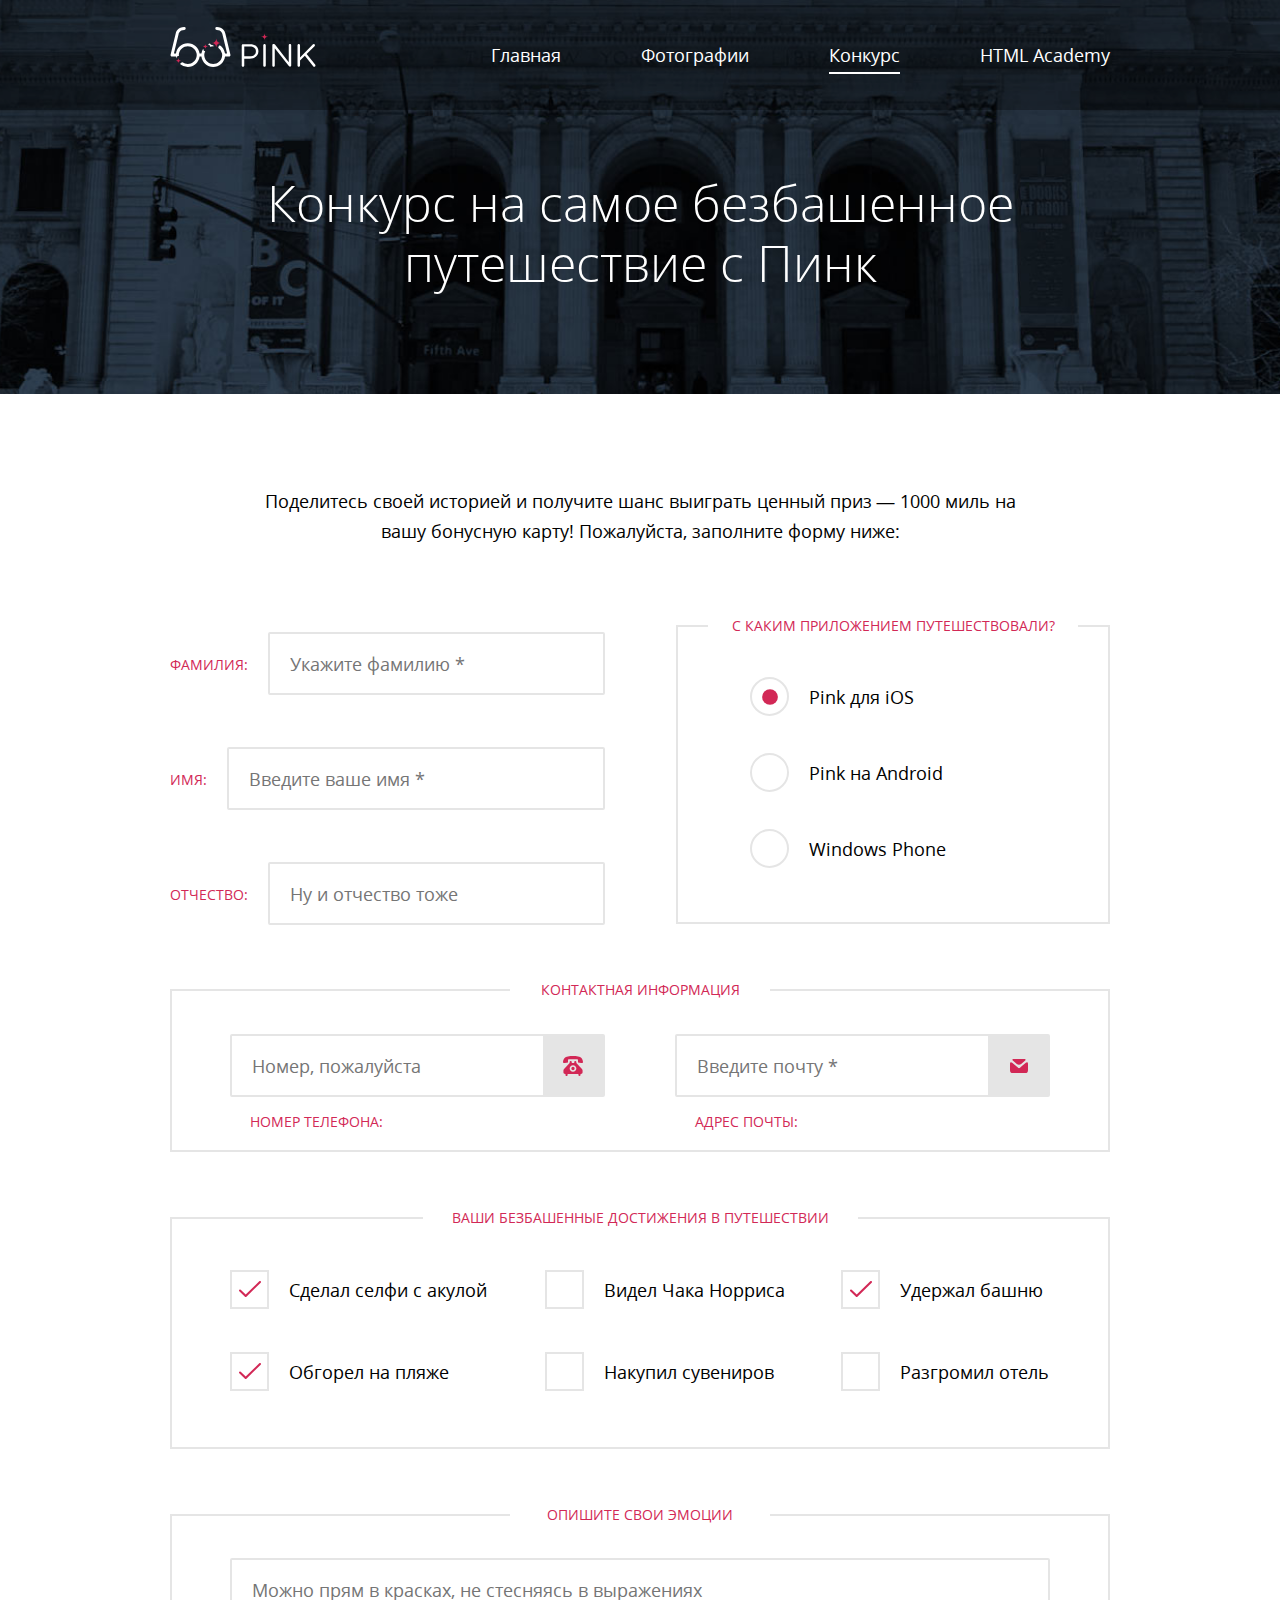
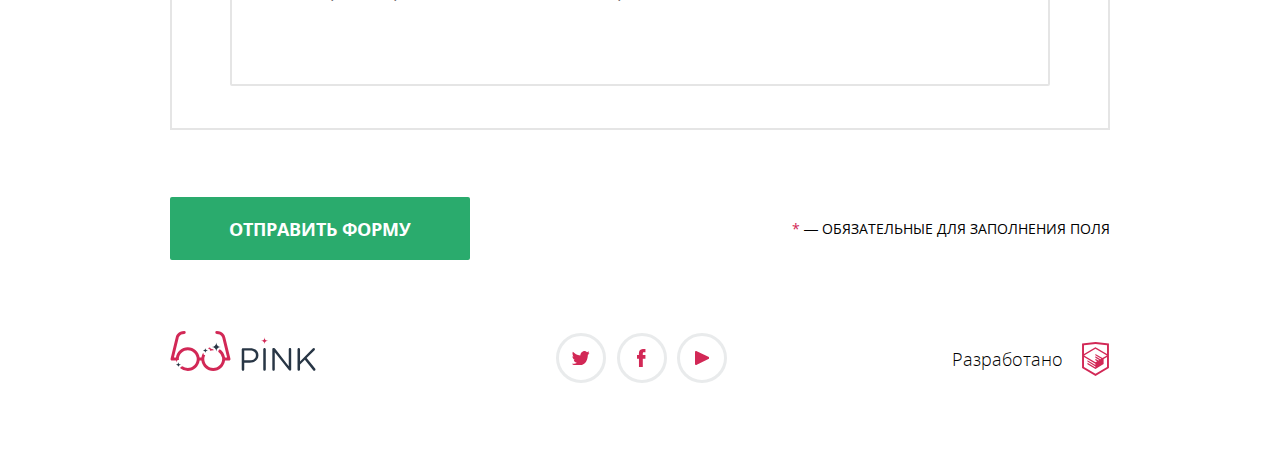
<file: form.html>
<!DOCTYPE html>
<html lang="ru">
  <head>
    <meta charset="utf-8">
    <title>HTML Academy: Пинк</title>
    <meta name="viewport" content="width=device-width,initial-scale=1">
    <meta name="format-detection" content="telephone=no">
    <link href="css/style.min.css" rel="stylesheet">
  </head>
  <body>
    <div style="display: none">
      <svg xmlns="http://www.w3.org/2000/svg"><symbol id="icon-editor-contrast" viewbox="-35.422 -7.96 31.92 31.92"><path d="M-19.462-3.96c6.595 0 11.96 5.365 11.96 11.96s-5.365 11.96-11.96 11.96-11.96-5.365-11.96-11.96 5.365-11.96 11.96-11.96m0-4c-8.814 0-15.96 7.145-15.96 15.96 0 8.813 7.146 15.96 15.96 15.96S-3.502 16.813-3.502 8c0-8.815-7.146-15.96-15.96-15.96z"></path><path d="M-19.462 16.331a8.519 8.519 0 0 0 8.52-8.52 8.518 8.518 0 0 0-8.52-8.519"></path></symbol><symbol id="icon-editor-crop" viewbox="0 0 48 48"><path fill="none" d="M0 0h48v48H0V0z"></path><path d="M34 30h4V14c0-2.21-1.79-4-4-4H18v4h16v16zm-20 4V2h-4v8H2v4h8v20c0 2.21 1.79 4 4 4h20v8h4v-8h8v-4H14z"></path></symbol><symbol id="icon-editor-diagram-fill" viewbox="22.5 69.048 253 253"><path fill="#d22856" d="M149 69.048c-69.864 0-126.5 56.636-126.5 126.5s56.636 126.5 126.5 126.5 126.5-56.636 126.5-126.5c0-69.863-56.636-126.5-126.5-126.5zm0 237.216c-60.844 0-110.167-49.323-110.167-110.167S88.156 85.93 149 85.93c60.843 0 110.167 49.323 110.167 110.167S209.843 306.264 149 306.264z"></path></symbol><symbol id="icon-editor-fill" viewbox="0 0 48 48"><path fill="none" d="M0 0h48v48H0V0z"></path><path d="M33.12 17.88L15.24 0l-2.83 2.83 4.76 4.76L6.88 17.88a3 3 0 0 0 0 4.24l11 11c.58.59 1.35.88 2.12.88s1.54-.29 2.12-.88l11-11a3 3 0 0 0 0-4.24zM10.41 20L20 10.42 29.59 20H10.41zM38 23s-4 4.33-4 7c0 2.21 1.79 4 4 4s4-1.79 4-4c0-2.67-4-7-4-7zM0 40h48v3H0z"></path></symbol><symbol id="icon-facebook" viewbox="0 0 8.673 18.944"><path d="M6.275 3.357h2.398V0H5.795C2.656.181 1.54 2.387 1.948 6.115H0v3.517h1.958v9.312h3.837V9.632h2.857V6.115H5.786c-.021-1.045-.036-2.406.489-2.758z"></path></symbol><symbol id="icon-heart" viewbox="521.939 473.064 12.545 11.99"><path fill="#D22856" d="M528.174 485.055a.737.737 0 0 1-.552-.249c-3.798-4.324-4.644-5.298-4.858-5.572h-.004a3.866 3.866 0 0 1-.821-2.373 3.803 3.803 0 0 1 3.799-3.799c.934 0 1.804.32 2.484.898a3.847 3.847 0 0 1 2.463-.898 3.803 3.803 0 0 1 3.799 3.799c0 .909-.318 1.754-.896 2.381l-4.86 5.561a.735.735 0 0 1-.554.252zm-4.245-6.706c.208.255 2.471 2.839 4.243 4.858l4.323-4.944c.34-.369.52-.86.52-1.399a2.333 2.333 0 0 0-2.33-2.331c-.729 0-1.421.344-1.9.943a.76.76 0 0 1-.585.275.727.727 0 0 1-.575-.294 2.333 2.333 0 0 0-1.887-.925 2.333 2.333 0 0 0-2.33 2.331c0 .678.275 1.171.507 1.467l.014.019z"></path></symbol><symbol id="icon-htmlacademy" viewbox="0 0 26.943 34.09"><path d="M13.62.017L13.472 0 0 1.412v24.661l13.472 8.017 13.43-7.99.042-.026V1.412L13.62.017zm11.399 12.11L13.495 5.334l-.001-.104-.087.05-.088-.056v.109L1.925 12.118V3.147l11.547-1.212 11.547 1.212v8.98zm-11.614-5.34L24.923 13.5l-4.479 2.64-7.093-4.221-.013 1.415 5.904 3.513-.86.507-5.031-2.992-.013 1.415 3.827 2.275-.782.523-3.032-1.787-.013 1.413 1.852 1.091-1.8 1.081-11.356-6.751 11.371-6.835zm-11.48 8.34l11.411 6.791.015 1.044-7.941-4.728-.015 1.416 7.979 4.796.017 1.076-7.972-4.741-.013 1.415 8.021 4.821.045.026 8.143-4.872v-1.268l-.011-.148v-3.761l3.415-2.036v10.02L13.472 31.85 1.925 24.979v-9.852z"></path></symbol><symbol id="icon-input-checkbox" viewbox="-82.357 4.875 21.698 16.09"><path fill="#D22856" d="M-60.953 5.167a.999.999 0 0 0-1.414 0L-75.75 18.551l-4.9-4.9a.999.999 0 1 0-1.414 1.414l5.607 5.607a.997.997 0 0 0 1.414 0l14.09-14c.391-.481.391-1.114 0-1.505z"></path></symbol><symbol id="icon-mail" viewbox="0 0 17.988 13.966"><path fill="#D22856" d="M14.914 1.814C16.111.816 15.816 0 14.257 0H3.731c-1.56 0-1.854.816-.657 1.814l3.742 3.118c1.197.998 3.158.998 4.355 0l3.743-3.118z"></path><path fill="#D22856" d="M11.913 7.044A209.809 209.809 0 0 1 9.695 8.88l-.02.013a1.048 1.048 0 0 1-.235.136c-.033.015-.066.034-.1.048a1.18 1.18 0 0 1-.335.059l-.01.001h-.002l-.01-.001a1.216 1.216 0 0 1-.335-.059c-.034-.014-.068-.033-.1-.048a1.07 1.07 0 0 1-.235-.136l-.02-.013c-.022-.012-1.02-.838-2.218-1.836L2.178 3.796C.979 2.798 0 3.257 0 4.816v6.315a2.842 2.842 0 0 0 2.835 2.835h12.318a2.842 2.842 0 0 0 2.835-2.835V4.816c0-1.559-.979-2.018-2.178-1.02l-3.897 3.248z"></path></symbol><symbol id="icon-map-marker" viewbox="0 0 35.983 35.983"><circle fill="#FFF" cx="17.991" cy="17.991" r="17.991"></circle><circle fill="#D22856" cx="17.991" cy="17.991" r="7.866"></circle></symbol><symbol id="icon-menu-burger" viewbox="0 0 49.945 24.007"><path fill="#FFF" d="M1.137 0C.51 0 0 .428 0 1.01v1.981c0 .558.494 1.01 1.139 1.01H48.81c.628 0 1.138-.428 1.138-1.01V1.01c0-.558-.494-1.01-1.138-1.01H1.137zm0 10.003c-.627 0-1.137.428-1.137 1.01v1.98c0 .557.494 1.01 1.139 1.01H48.81c.628 0 1.138-.428 1.138-1.01v-1.98c0-.558-.494-1.01-1.138-1.01H1.137zm0 10.002C.51 20.005 0 20.434 0 21.016v1.981c0 .557.494 1.01 1.139 1.01H48.81c.628 0 1.138-.428 1.138-1.01v-1.981c0-.558-.494-1.011-1.138-1.011H1.137z"></path><path fill="#FFF" d="M1.137 0C.51 0 0 .428 0 1.01v1.981c0 .558.494 1.01 1.139 1.01H48.81c.628 0 1.138-.428 1.138-1.01V1.01c0-.558-.494-1.01-1.138-1.01H1.137zm0 10.003c-.627 0-1.137.428-1.137 1.01v1.98c0 .557.494 1.01 1.139 1.01H48.81c.628 0 1.138-.428 1.138-1.01v-1.98c0-.558-.494-1.01-1.138-1.01H1.137zm0 10.002C.51 20.005 0 20.434 0 21.016v1.981c0 .557.494 1.01 1.139 1.01H48.81c.628 0 1.138-.428 1.138-1.01v-1.981c0-.558-.494-1.011-1.138-1.011H1.137z"></path></symbol><symbol id="icon-menu-cross" viewbox="0 0 23.867 23.867"><path fill="#FFF" d="M15.087 11.933l8.56-8.559a.75.75 0 0 0 0-1.061L21.554.22a.747.747 0 0 0-1.06 0l-8.561 8.56L3.373.22a.771.771 0 0 0-1.061 0L.22 2.313a.75.75 0 0 0 0 1.061l8.56 8.559-8.56 8.559a.751.751 0 0 0 0 1.062l2.093 2.094a.744.744 0 0 0 1.06 0l8.561-8.56 8.56 8.56a.746.746 0 0 0 1.06 0l2.093-2.094a.751.751 0 0 0 0-1.062l-8.56-8.559z"></path></symbol><symbol id="icon-no" viewbox="0 0 26.752 26.752"><path d="M15.497 13.376L26.312 2.562A1.5 1.5 0 1 0 24.191.441L13.376 11.255 2.562.439A1.5 1.5 0 1 0 .441 2.56l10.814 10.815L.439 24.19a1.5 1.5 0 1 0 2.122 2.121l10.815-10.814L24.19 26.312c.293.293.677.439 1.061.439s.768-.146 1.061-.439a1.5 1.5 0 0 0 0-2.121L15.497 13.376z"></path></symbol><symbol id="icon-phone" viewbox="0 0 19.697 19.696"><path fill="#D22856" d="M9.848 0C6.34 0 2.823.628 1.546 1.878.488 2.918.134 4.752.016 5.913c0 0-.016.115-.016.165 0 .454.369.82.819.82.054 0 2.028-.161 3.218-.259a.503.503 0 0 0 .086-.017.821.821 0 0 0 .801-.819l.003-1.617c0-.5.407-.902.907-.902h8.027c.499 0 .907.402.907.902l.003 1.617a.82.82 0 0 0 .802.82.474.474 0 0 0 .085.017c1.19.098 3.164.259 3.217.259a.822.822 0 0 0 .822-.82c0-.05-.018-.165-.018-.165-.118-1.161-.472-2.995-1.53-4.035C16.873.628 13.356 0 9.848 0zm0 10.67a1.64 1.64 0 1 0 0 3.281 1.64 1.64 0 1 0 0-3.281zM8.616 6.975V5.951a1.024 1.024 0 1 0-2.049 0v1.024L1.03 12.888a2.054 2.054 0 0 0-.619 1.47v1.646c0 .907.734 1.643 1.641 1.643h.411v1.023a1.026 1.026 0 1 0 2.05 0v-1.023h10.669v1.023a1.025 1.025 0 1 0 2.051 0v-1.023h.411c.905 0 1.64-.735 1.64-1.643v-1.646c0-.576-.236-1.094-.618-1.47L13.13 6.975V5.951a1.025 1.025 0 1 0-2.051 0v1.024H8.616zm1.232 2.053c1.814 0 3.282 1.468 3.282 3.282s-1.468 3.282-3.282 3.282c-1.813 0-3.281-1.468-3.281-3.282s1.467-3.282 3.281-3.282z"></path></symbol><symbol id="icon-pink-blue-desktop" viewbox="0 0 146.3 40.375"><path d="M71.874 18.661c0-.708.58-1.288 1.256-1.288h7.18c5.087 0 8.436 2.704 8.436 7.146v.063c0 4.86-4.057 7.373-8.854 7.373h-5.475v6.825c0 .708-.58 1.287-1.289 1.287-.676 0-1.256-.58-1.256-1.287l.002-20.119zm8.114 10.98c3.734 0 6.182-1.996 6.182-4.959v-.062c0-3.221-2.414-4.894-6.053-4.894h-5.699v9.917h5.57v-.002zM93.603 18.5c0-.708.579-1.288 1.255-1.288.709 0 1.288.58 1.288 1.288v20.283a1.29 1.29 0 0 1-1.288 1.287c-.676 0-1.255-.579-1.255-1.287V18.5zm9.141.032c0-.676.58-1.256 1.256-1.256h.354c.58 0 .935.29 1.288.74l13.684 17.45V18.468c0-.676.547-1.256 1.256-1.256.676 0 1.225.58 1.225 1.256v20.349c0 .677-.48 1.19-1.158 1.19h-.129c-.548 0-.936-.321-1.318-.772l-13.976-17.867v17.449c0 .677-.547 1.257-1.257 1.257-.676 0-1.223-.58-1.223-1.257V18.532h-.002zm25.429-.032c0-.708.58-1.288 1.257-1.288.708 0 1.286.58 1.286 1.288v12.331l12.848-13.168c.29-.257.579-.451.998-.451.676 0 1.225.612 1.225 1.256 0 .354-.162.644-.42.901l-7.984 7.92 8.564 10.561c.225.291.354.547.354.936 0 .676-.577 1.288-1.285 1.288-.482 0-.807-.259-1.03-.58l-8.401-10.464-4.863 4.861v4.895a1.29 1.29 0 0 1-1.286 1.288c-.677 0-1.257-.58-1.257-1.288V18.5h-.006z"></path><path fill="#D22856" d="M98.498 9.875a3.623 3.623 0 0 1-3.623-3.624 3.625 3.625 0 0 1-3.625 3.624 3.625 3.625 0 0 1 3.625 3.624 3.623 3.623 0 0 1 3.623-3.624z"></path><g fill="#D22856"><path d="M43.094 19.313c.246 0 .489.014.73.033a2.491 2.491 0 0 0-2.136-1.221 1.994 1.994 0 0 1-1.884-1.354c-.727.208-1.425.482-2.089.816.062.017.122.038.188.038a2 2 0 0 1 2 2c0 .096-.015.188-.028.281 1-.382 2.084-.593 3.219-.593z"></path><path d="M60.462 28.016L55.287 6.651C54.926 4.303 52.694 0 46.688 0a1.5 1.5 0 1 0 0 3c4.856 0 5.575 3.729 5.639 4.143l4.767 19.701h-2.073c-.445-3.557-2.453-6.628-5.305-8.522a2.503 2.503 0 0 0-1.529 2.303c0 .088-.015.171-.026.256a9.034 9.034 0 0 1 3.829 5.965c.082.488.135.987.135 1.5 0 .512-.053 1.012-.135 1.5-.716 4.271-4.421 7.53-8.896 7.53-4.475 0-8.181-3.259-8.896-7.53a9.035 9.035 0 0 1-.135-1.5c0-.513.053-1.012.135-1.5a8.945 8.945 0 0 1 .808-2.484 1.994 1.994 0 0 1-1.852-1.984.739.739 0 0 0-.192-.488 11.95 11.95 0 0 0-1.795 4.957h-1.82c-.741-5.927-5.802-10.531-11.927-10.531S6.235 20.917 5.493 26.844H3.42L8.187 7.143C8.25 6.729 8.97 3 13.826 3a1.5 1.5 0 1 0 0-3C7.82 0 5.588 4.303 5.227 6.651L.052 28.016c-.266 1.109.531 1.826 1.426 1.826.012 0 .023.004.036.004h3.982c.079.629.215 1.237.387 1.831a.726.726 0 0 0 .102-.354 2 2 0 0 1 2-2c.166 0 .324.024.478.062a8.337 8.337 0 0 1-.074-1.042c0-.512.053-1.011.135-1.5.715-4.271 4.421-7.531 8.896-7.531s8.18 3.26 8.896 7.531c.082.489.135.988.135 1.5s-.053 1.012-.135 1.5c-.715 4.272-4.421 7.531-8.896 7.531a8.959 8.959 0 0 1-5.386-1.794c-.35.302-.8.491-1.299.491a.75.75 0 0 0-.749.748c0 .289-.065.563-.176.812a11.94 11.94 0 0 0 7.614 2.743c6.125 0 11.185-4.604 11.927-10.529h1.814c.742 5.926 5.802 10.529 11.927 10.529s11.186-4.604 11.927-10.529H59c.012 0 .023-.005.036-.005.895.002 1.692-.715 1.426-1.824z"></path></g><path d="M50.686 16.125a4.499 4.499 0 0 1-4.499-4.499 4.499 4.499 0 0 1-4.499 4.499 4.499 4.499 0 0 1 4.499 4.499 4.498 4.498 0 0 1 4.499-4.499zm-12.782 3.501a2.748 2.748 0 0 1-2.749-2.749 2.748 2.748 0 0 1-2.749 2.749 2.747 2.747 0 0 1 2.749 2.749 2.748 2.748 0 0 1 2.749-2.749zm-27.17 14.446a2.748 2.748 0 0 1-2.749-2.75c0 1.52-1.23 2.75-2.749 2.75a2.747 2.747 0 0 1 2.749 2.748 2.748 2.748 0 0 1 2.749-2.748z"></path></symbol><symbol id="icon-pink-blue-mobile" viewbox="0 0 146.3 40.375"><path d="M71.874 18.661c0-.708.58-1.288 1.256-1.288h7.18c5.087 0 8.436 2.704 8.436 7.146v.063c0 4.86-4.057 7.373-8.854 7.373h-5.475v6.825c0 .708-.58 1.287-1.289 1.287-.676 0-1.256-.58-1.256-1.287l.002-20.119zm8.114 10.98c3.734 0 6.182-1.996 6.182-4.959v-.062c0-3.221-2.414-4.894-6.053-4.894h-5.699v9.917h5.57v-.002zM93.603 18.5c0-.708.579-1.288 1.255-1.288.709 0 1.288.58 1.288 1.288v20.283a1.29 1.29 0 0 1-1.288 1.287c-.676 0-1.255-.579-1.255-1.287V18.5zm9.141.032c0-.676.58-1.256 1.256-1.256h.354c.58 0 .935.29 1.288.74l13.684 17.45V18.468c0-.676.547-1.256 1.256-1.256.676 0 1.225.58 1.225 1.256v20.349c0 .677-.48 1.19-1.158 1.19h-.129c-.548 0-.936-.321-1.318-.772l-13.976-17.867v17.449c0 .677-.547 1.257-1.257 1.257-.676 0-1.223-.58-1.223-1.257V18.532h-.002zm25.429-.032c0-.708.58-1.288 1.257-1.288.708 0 1.286.58 1.286 1.288v12.331l12.848-13.16c.29-.257.579-.451.998-.451.676 0 1.225.612 1.225 1.256 0 .354-.162.644-.42.901l-7.984 7.92 8.564 10.561c.225.291.354.547.354.936 0 .676-.577 1.288-1.285 1.288-.482 0-.807-.259-1.03-.58l-8.401-10.464-4.863 4.861v4.895a1.29 1.29 0 0 1-1.286 1.288c-.677 0-1.257-.58-1.257-1.288V18.5h-.006z"></path><path fill="#D22856" d="M60.462 28.016L55.287 6.651C54.926 4.303 52.694 0 46.688 0a1.5 1.5 0 1 0 0 3c4.856 0 5.575 3.729 5.639 4.143l4.767 19.701h-2.073c-.742-5.927-5.802-10.531-11.927-10.531s-11.186 4.604-11.927 10.531h-1.82c-.741-5.927-5.802-10.531-11.927-10.531S6.235 20.917 5.493 26.844H3.42L8.187 7.143C8.25 6.729 8.97 3 13.826 3a1.5 1.5 0 1 0 0-3C7.82 0 5.588 4.303 5.227 6.651L.052 28.016c-.266 1.109.531 1.826 1.426 1.826.012 0 .023.004.036.004h3.982c.741 5.926 5.802 10.53 11.927 10.53s11.185-4.604 11.927-10.53h1.814c.742 5.926 5.802 10.53 11.927 10.53s11.186-4.604 11.927-10.53H59c.012 0 .023-.004.036-.004.895 0 1.692-.717 1.426-1.826zm-34.147 1.828c-.715 4.272-4.421 7.531-8.896 7.531s-8.18-3.259-8.896-7.531c-.082-.488-.135-.988-.135-1.5s.053-1.011.135-1.5c.715-4.271 4.421-7.531 8.896-7.531s8.18 3.26 8.896 7.531c.082.489.135.988.135 1.5s-.053 1.011-.135 1.5zm25.675 0c-.716 4.272-4.421 7.531-8.896 7.531-4.475 0-8.181-3.259-8.896-7.531-.082-.488-.135-.988-.135-1.5s.053-1.011.135-1.5c.716-4.271 4.421-7.531 8.896-7.531 4.475 0 8.181 3.26 8.896 7.531.082.489.135.988.135 1.5s-.053 1.011-.135 1.5z"></path></symbol><symbol id="icon-pink-white-desktop" viewbox="0 0 146.3 40.375"><path d="M71.874 18.661c0-.708.58-1.288 1.256-1.288h7.18c5.087 0 8.436 2.704 8.436 7.146v.064c0 4.861-4.057 7.373-8.854 7.373h-5.475v6.825c0 .708-.58 1.288-1.288 1.288-.676 0-1.256-.58-1.256-1.288v-20.12zm8.114 10.98c3.734 0 6.182-1.996 6.182-4.959v-.063c0-3.22-2.414-4.894-6.053-4.894h-5.699v9.917h5.57v-.001zM93.603 18.5c0-.708.579-1.288 1.255-1.288.709 0 1.288.58 1.288 1.288v20.283a1.29 1.29 0 0 1-1.288 1.287c-.676 0-1.255-.579-1.255-1.287V18.5zm9.141.032c0-.676.58-1.256 1.256-1.256h.354c.58 0 .935.29 1.288.74l13.684 17.45V18.468c0-.676.547-1.256 1.256-1.256.676 0 1.224.58 1.224 1.256v20.349c0 .676-.481 1.19-1.158 1.19h-.129c-.548 0-.935-.321-1.319-.772l-13.975-17.868v17.45c0 .676-.547 1.256-1.256 1.256-.676 0-1.223-.58-1.223-1.256V18.532h-.002zm25.429-.032c0-.708.58-1.288 1.257-1.288.708 0 1.286.58 1.286 1.288v12.331l12.848-13.168c.29-.257.579-.451.998-.451.676 0 1.225.612 1.225 1.256 0 .354-.162.644-.42.901l-7.984 7.92 8.564 10.561c.225.291.354.547.354.935 0 .676-.578 1.288-1.286 1.288-.483 0-.806-.258-1.03-.58l-8.402-10.463-4.863 4.861v4.894a1.29 1.29 0 0 1-1.286 1.288c-.677 0-1.257-.58-1.257-1.288V18.5h-.004z"></path><path fill="#D22856" d="M98.498 9.875a3.623 3.623 0 0 1-3.623-3.624 3.625 3.625 0 0 1-3.625 3.624 3.625 3.625 0 0 1 3.625 3.624 3.623 3.623 0 0 1 3.623-3.624z"></path><path d="M43.094 19.313c.246 0 .489.014.73.033a2.491 2.491 0 0 0-2.136-1.221 1.994 1.994 0 0 1-1.884-1.354c-.727.208-1.425.482-2.089.816.062.017.122.038.188.038a2 2 0 0 1 2 2c0 .096-.015.188-.028.281 1-.382 2.084-.593 3.219-.593z"></path><path d="M60.462 28.016L55.287 6.651C54.926 4.303 52.694 0 46.688 0a1.5 1.5 0 1 0 0 3c4.856 0 5.575 3.729 5.639 4.143l4.767 19.701h-2.073c-.445-3.557-2.453-6.628-5.305-8.522a2.503 2.503 0 0 0-1.529 2.303c0 .088-.015.171-.026.256a9.034 9.034 0 0 1 3.829 5.964c.082.489.135.988.135 1.5s-.053 1.012-.135 1.5c-.716 4.272-4.421 7.531-8.896 7.531-4.475 0-8.181-3.259-8.896-7.531-.082-.488-.135-.988-.135-1.5s.053-1.011.135-1.5a8.949 8.949 0 0 1 .808-2.483 1.995 1.995 0 0 1-1.852-1.985.743.743 0 0 0-.192-.489 11.954 11.954 0 0 0-1.795 4.958h-1.82c-.741-5.927-5.802-10.531-11.927-10.531S6.235 20.917 5.493 26.844H3.42L8.187 7.143C8.25 6.729 8.97 3 13.826 3a1.5 1.5 0 1 0 0-3C7.82 0 5.588 4.303 5.227 6.651L.052 28.016c-.266 1.109.531 1.826 1.426 1.826.012 0 .023.004.036.004h3.982c.079.628.215 1.237.387 1.831a.726.726 0 0 0 .102-.354 2 2 0 0 1 2-2c.166 0 .324.025.478.063a8.337 8.337 0 0 1-.074-1.042c0-.512.053-1.011.135-1.5.715-4.271 4.421-7.531 8.896-7.531s8.18 3.26 8.896 7.531c.082.489.135.988.135 1.5s-.053 1.012-.135 1.5c-.715 4.272-4.421 7.531-8.896 7.531a8.959 8.959 0 0 1-5.386-1.794c-.35.302-.8.491-1.299.491a.75.75 0 0 0-.749.748c0 .29-.065.564-.176.812a11.94 11.94 0 0 0 7.614 2.743c6.125 0 11.185-4.604 11.927-10.53h1.814c.742 5.926 5.802 10.53 11.927 10.53s11.186-4.604 11.927-10.53H59c.012 0 .023-.004.036-.004.895.001 1.692-.716 1.426-1.825z"></path><path fill="#D22856" d="M50.686 16.125a4.499 4.499 0 0 1-4.499-4.499 4.499 4.499 0 0 1-4.499 4.499 4.499 4.499 0 0 1 4.499 4.499 4.498 4.498 0 0 1 4.499-4.499zm-12.782 3.501a2.748 2.748 0 0 1-2.749-2.749 2.748 2.748 0 0 1-2.749 2.749 2.747 2.747 0 0 1 2.749 2.749 2.748 2.748 0 0 1 2.749-2.749zm-27.17 14.446a2.748 2.748 0 0 1-2.749-2.75c0 1.52-1.23 2.75-2.749 2.75a2.747 2.747 0 0 1 2.749 2.748 2.748 2.748 0 0 1 2.749-2.748z"></path></symbol><symbol id="icon-pink-white-mobile" viewbox="0 0 74.426 22.859"><path d="M0 1.449C0 .741.58.161 1.256.161h7.18c5.087 0 8.436 2.704 8.436 7.147v.064c0 4.861-4.057 7.373-8.854 7.373H2.544v6.825c0 .708-.58 1.288-1.288 1.288C.58 22.859 0 22.279 0 21.571V1.449zm8.114 10.979c3.734 0 6.182-1.996 6.182-4.958v-.065c0-3.22-2.415-4.894-6.054-4.894H2.544v9.917h5.57zm13.615-11.14C21.729.58 22.308 0 22.983 0c.709 0 1.288.58 1.288 1.288v20.283c0 .708-.579 1.288-1.288 1.288-.676 0-1.255-.58-1.255-1.288V1.288zm9.141.032c0-.676.579-1.256 1.256-1.256h.354c.58 0 .934.29 1.288.74l13.684 17.45V1.256A1.256 1.256 0 0 1 48.707 0c.676 0 1.223.58 1.223 1.256v20.348c0 .676-.482 1.191-1.158 1.191h-.129c-.548 0-.934-.322-1.32-.772L33.349 4.153v17.45c0 .676-.547 1.256-1.255 1.256-.677 0-1.224-.58-1.224-1.256V1.32zm25.43-.032C56.3.58 56.879 0 57.556 0c.708 0 1.287.58 1.287 1.288v12.331L71.689.451c.29-.258.58-.451.999-.451.676 0 1.224.612 1.224 1.256 0 .354-.161.644-.419.901l-7.984 7.92 8.564 10.561c.225.29.354.547.354.934 0 .676-.579 1.288-1.287 1.288-.483 0-.806-.258-1.03-.58l-8.403-10.463-4.862 4.861v4.894c0 .708-.579 1.288-1.287 1.288-.677 0-1.256-.58-1.256-1.288V1.288z"></path></symbol><symbol id="icon-pink-white-tablet" viewbox="0 0 146.3 40.375"><path d="M71.874 18.661c0-.708.58-1.288 1.256-1.288h7.18c5.087 0 8.436 2.704 8.436 7.146v.064c0 4.861-4.057 7.373-8.854 7.373h-5.475v6.825c0 .708-.58 1.288-1.288 1.288-.676 0-1.256-.58-1.256-1.288v-20.12zm8.114 10.98c3.734 0 6.182-1.996 6.182-4.959v-.063c0-3.22-2.414-4.894-6.053-4.894h-5.699v9.917h5.57v-.001zM93.603 18.5c0-.708.579-1.288 1.255-1.288.709 0 1.288.58 1.288 1.288v20.283a1.29 1.29 0 0 1-1.288 1.287c-.676 0-1.255-.579-1.255-1.287V18.5zm9.141.032c0-.676.58-1.256 1.256-1.256h.354c.58 0 .935.29 1.288.74l13.684 17.45V18.468c0-.676.547-1.256 1.256-1.256.676 0 1.224.58 1.224 1.256v20.349c0 .676-.481 1.19-1.158 1.19h-.129c-.548 0-.935-.321-1.319-.772l-13.975-17.868v17.45c0 .676-.547 1.256-1.256 1.256-.676 0-1.223-.58-1.223-1.256V18.532h-.002zm25.429-.032c0-.708.58-1.288 1.257-1.288.708 0 1.286.58 1.286 1.288v12.331l12.848-13.168c.29-.257.579-.451.998-.451.676 0 1.225.612 1.225 1.256 0 .354-.162.644-.42.901l-7.984 7.92 8.564 10.561c.225.291.354.547.354.935 0 .676-.578 1.288-1.286 1.288-.483 0-.806-.258-1.03-.58l-8.402-10.463-4.863 4.861v4.894a1.29 1.29 0 0 1-1.286 1.288c-.677 0-1.257-.58-1.257-1.288V18.5h-.004zm-67.711 9.516L55.287 6.651C54.926 4.303 52.694 0 46.688 0a1.5 1.5 0 1 0 0 3c4.856 0 5.575 3.729 5.639 4.143l4.767 19.701h-2.073c-.742-5.927-5.802-10.531-11.927-10.531s-11.186 4.604-11.927 10.531h-1.82c-.741-5.927-5.802-10.531-11.927-10.531S6.235 20.917 5.493 26.844H3.42L8.187 7.143C8.25 6.729 8.97 3 13.826 3a1.5 1.5 0 1 0 0-3C7.82 0 5.588 4.303 5.227 6.651L.052 28.016c-.266 1.109.531 1.826 1.426 1.826.012 0 .023.004.036.004h3.982c.741 5.926 5.802 10.53 11.927 10.53s11.185-4.604 11.927-10.53h1.814c.742 5.926 5.802 10.53 11.927 10.53s11.186-4.604 11.927-10.53H59c.012 0 .023-.004.036-.004.895 0 1.692-.717 1.426-1.826zm-34.147 1.828c-.715 4.272-4.421 7.531-8.896 7.531-4.475 0-8.18-3.259-8.896-7.531-.082-.488-.135-.988-.135-1.5s.053-1.011.135-1.5c.715-4.271 4.421-7.531 8.896-7.531 4.475 0 8.18 3.26 8.896 7.531.082.489.135.988.135 1.5s-.053 1.011-.135 1.5zm25.675 0c-.716 4.272-4.421 7.531-8.896 7.531-4.475 0-8.181-3.259-8.896-7.531-.082-.488-.135-.988-.135-1.5s.053-1.011.135-1.5c.716-4.271 4.421-7.531 8.896-7.531 4.475 0 8.181 3.26 8.896 7.531.082.489.135.988.135 1.5s-.053 1.011-.135 1.5z"></path></symbol><symbol id="icon-quotes" viewbox="0 0 78.672 63.789"><path fill="#efefef" d="M34.967 7.063L30.713 0C28.272 1.495 0 12.207 0 39.617c0 7.231.336 24.172 18.9 24.172 11.187 0 13.94-10.279 13.94-13.584 0-21.977-21.382-14.177-21.382-14.177 0-18.071 19.805-26.844 23.509-28.965zm43.705 0L74.418 0c-2.44 1.495-30.713 12.207-30.713 39.617 0 7.231.337 24.172 18.9 24.172 11.187 0 13.939-10.279 13.939-13.584 0-21.977-21.381-14.177-21.381-14.177.002-18.071 19.806-26.844 23.509-28.965z"></path></symbol><symbol id="icon-review-arrow-left" viewbox="0 0 21.706 41.719"><path d="M2.045 20.859L21.458 1.446A.847.847 0 0 0 20.261.248L.248 20.261a.846.846 0 0 0 0 1.197l20.013 20.013a.843.843 0 0 0 1.198 0 .847.847 0 0 0 0-1.198L2.045 20.859z"></path></symbol><symbol id="icon-review-arrow-right" viewbox="0 0 21.706 41.719"><path d="M19.661 20.859L.248 1.446A.847.847 0 0 1 1.445.248L21.458 20.26c.33.33.33.867 0 1.197L1.445 41.471a.843.843 0 0 1-1.198 0 .847.847 0 0 1 0-1.198l19.414-19.414z"></path></symbol><symbol id="icon-timer" viewbox="0 0 298 345.097"><path fill="#dedede" d="M264.568 102.055l5.355-5.355c7.717-7.717 9.124-18.938 3.126-24.935-5.997-5.997-17.217-4.59-24.934 3.127l-5.386 5.385C221.768 63.292 196.11 51.875 168 48.297v-9.583h7.658c10.914 0 19.843-8.711 19.843-19.357S186.573 0 175.659 0h-53.317C111.429 0 102.5 8.711 102.5 19.357s8.929 19.357 19.842 19.357H130v9.583C56.681 57.629 0 120.244 0 196.097c0 82.291 66.709 149 149 149 82.29 0 149-66.709 149-149 0-35.663-12.535-68.394-33.432-94.042zM149 306.264c-60.844 0-110.167-49.323-110.167-110.167S88.156 85.93 149 85.93c60.843 0 110.167 49.323 110.167 110.167S209.843 306.264 149 306.264z"></path></symbol><symbol id="icon-twitter" viewbox="0 0 17.5 14.663"><path fill-rule="evenodd" clip-rule="evenodd" d="M11.283.153c1.736-.485 3.074.263 3.685 1.151.694-.226 1.372-.47 2.072-.691-.004.841-.538 1.478-.883 1.727.704.166 1.343-.48 1.343-.48-.175.976-1.035 1.746-1.611 1.977-.239 6.592-3.272 10.956-10.382 10.823h-.46c-.422 0-4.29-.45-5.047-1.843 2.341.192 4.011-.412 4.835-1.15-.989-.293-2.761-.464-3.07-2.881.362.105.583.223 1.228.117C1.757 8.067.385 7.366.461 5.218c.294.32 1.1.523 1.381.461C1.117 5.444-.188 2.398.921.843 2.794 2.654 4.769 4.364 8.29 4.528 8.506 2.288 9.461.787 11.283.153z"></path></symbol><symbol id="icon-yes" viewbox="-82.357 4.875 21.698 16.09"><path d="M-60.953 5.167a.999.999 0 0 0-1.414 0L-75.75 18.551l-4.9-4.9a.999.999 0 1 0-1.414 1.414l5.607 5.607a.997.997 0 0 0 1.414 0l14.09-14c.391-.481.391-1.114 0-1.505z"></path></symbol><symbol id="icon-youtube" viewbox="0 0 14.64 13.96"><path d="M1.775 13.78C.799 14.257 0 13.758 0 12.671V1.29C0 .202.799-.295 1.775.181l12.133 5.932c.975.478.975 1.258 0 1.736L1.775 13.78z"></path></symbol></svg>
    </div>
    <div class="container">
      <header class="page-header page-header--position page-header--inner page-header--inner-position">
        <div class="page-header__menu page-header__menu--inner">
          <div class="page-header__menu-container">
            <div class="page-header__heading page-header__heading--background">
              <a class="page-header__logo-inner" href="index.html">
                <span class="visually-hidden">Логотип Пинк</span>
                <svg class="page-header__image page-header__image--inner page-header__image--mobile" width"74.426px"="" height="22.859px">
                  <use xlink:href="#icon-pink-white-mobile"></use>
                </svg>
                <svg class="page-header__image page-header__image--inner page-header__image--tablet" width="146.3px" height="40.375px">
                  <use xlink:href="#icon-pink-white-tablet"></use>
                </svg>
                <svg class="page-header__image page-header__image--inner page-header__image--desktop" width="146.3px" height="40.375px">
                  <use xlink:href="#icon-pink-white-desktop"></use>
                </svg>
              </a>
              <button class="page-header__toggle page-header__toggle--open" type="button" aria-label="Открыть меню"></button>
            </div>
            <nav class="main-nav main-nav--visible">
              <ul class="main-nav__list site-list">
                <li class="site-list__item">
                  <a href="index.html" class="site-list__link">Главная</a>
                </li>
                <li class="site-list__item">
                  <a href="photo.html" class="site-list__link">Фотографии</a>
                </li>
                <li class="site-list__item">
                  <a class="site-list__link site-list__link--active">Конкурс</a>
                </li>
                <li class="site-list__item">
                  <a class="site-list__link" href="https://htmlacademy.ru/intensive/adaptive">HTML Academy</a>
                </li>
              </ul>
            </nav>
          </div>
        </div>
        <div class="page-header__title-wrapper">
          <h1 class="page-header__title">Конкурс на самое безбашенное путешествие с Пинк</h1>
        </div>
      </header>
      <main class="page-main">
        <p class="page-main__form-preface slogan-inner">
          Поделитесь своей историей и получите шанс выиграть ценный приз — 1000 миль на вашу бонусную карту!
          <span class="page-main__form-suggest">Пожалуйста, заполните форму ниже:</span>
        </p>
        <form class="form" action="https://echo.htmlacademy.ru" method="post">
          <fieldset class="form__chapter">
            <ul class="form__list">
              <li class="form__item">
                <label class="form__label-input" for="last-name">Фамилия:</label>
                <input class="form__input form__input--color" type="text" name="last-name" id="last-name" placeholder="Укажите фамилию &#42;" required="">
              </li>
              <li class="form__item">
                <label class="form__label-input" for="first-name">Имя:</label>
                <input class="form__input form__input--color" type="text" name="first-name" id="first-name" placeholder="Введите ваше имя &#42;" required="">
              </li>
              <li class="form__item">
                <label class="form__label-input" for="patronymic">Отчество:</label>
                <input class="form__input" type="text" name="patronymic" id="patronymic" placeholder="Ну и отчество тоже">
              </li>
            </ul>
          </fieldset>
          <fieldset class="form__chapter form__chapter--background">
            <legend class="form__legend">Ваши безбашенные достижения в путешествии</legend>
            <ul class="form__list">
              <li class="form__item">
                <input class="visually-hidden form__input-checkbox" type="checkbox" name="shark" id="shark" checked="">
                <label class="form__label" for="shark">Сделал селфи с акулой</label>
              </li>
              <li class="form__item">
                <input class="visually-hidden form__input-checkbox" type="checkbox" name="beach" id="beach" checked="">
                <label class="form__label" for="beach">Обгорел на пляже</label>
              </li>
              <li class="form__item">
                <input class="visually-hidden form__input-checkbox" type="checkbox" name="chuck" id="chuck">
                <label class="form__label" for="chuck">Видел Чака Норриса</label>
              </li>
              <li class="form__item">
                <input class="visually-hidden form__input-checkbox" type="checkbox" name="souvenirs" id="souvenirs">
                <label class="form__label" for="souvenirs">Накупил сувениров</label>
              </li>
              <li class="form__item">
                <input class="visually-hidden form__input-checkbox" type="checkbox" name="tower" id="tower" checked="">
                <label class="form__label" for="tower">Удержал башню</label>
              </li>
              <li class="form__item">
                <input class="visually-hidden form__input-checkbox" type="checkbox" name="hotel" id="hotel">
                <label class="form__label form__label--position" for="hotel">Разгромил отель</label>
              </li>
            </ul>
          </fieldset>
          <fieldset class="form__chapter">
            <legend class="form__legend">Контактная информация</legend>
            <ul class="form__list">
              <li class="form__item">
                <label class="form__label-input" for="phone">Номер телефона:</label>
                <input class="form__input" type="tel" name="phone" id="phone" placeholder="Номер, пожалуйста">
              </li>
              <li class="form__item">
                <label class="form__label-input" for="mail">Адрес почты:</label>
                <input class="form__input form__input--color" type="email" name="mail" id="mail" placeholder="Введите почту &#42;" required="">
              </li>
            </ul>
          </fieldset>
          <fieldset class="form__chapter form__chapter--background">
            <legend class="form__legend">С каким приложением путешествовали?</legend>
            <ul class="form__list">
              <li class="form__item">
                <input class="visually-hidden form__input-radio" type="radio" name="application" value="ios" id="ios" checked="">
                <label class="form__label" for="ios">Pink для iOS</label>
              </li>
              <li class="form__item">
                <input class="visually-hidden form__input-radio" type="radio" name="application" value="android" id="android">
                <label class="form__label" for="android">Pink на Android</label>
              </li>
              <li class="form__item">
                <input class="visually-hidden form__input-radio" type="radio" name="application" value="windows-phone" id="windows-phone">
                <label class="form__label form__label--position" for="windows-phone">Windows Phone</label>
              </li>
            </ul>
          </fieldset>
          <fieldset class="form__chapter">
            <legend class="form__legend">Опишите свои эмоции</legend>
            <textarea class="form__textarea" rows="6" cols="22" name="description" id="description" placeholder="Можно прям в красках, не стесняясь в выражениях"></textarea>
          </fieldset>
          <div class="form__button-wrapper">
            <button type="submit" class="form__button button">Отправить форму</button>
            <small class="form__note">
              <span class="form__note-star">*</span> — обязательные
                <span class="form__note-addition">для заполнения</span>
                поля
            </small>
          </div>
          <div class="popup">
            <div class="popup__container">
              <b class="popup__heading">Ваша заявка отправлена</b>
              <p class="popup__text">
                Спасибо за ваше участие, ваша заявка уже поступила к нам. В ближайшее время мы рассмотрим ее и оповестим вас.
              </p>
              <div class="popup__button-wrapper">
                <button class="popup__button button" type="button">Закрыть окно</button>
              </div>
            </div>
          </div>
          <div class="popup popup--error">
            <div class="popup__container popup__container--error">
              <b class="popup__heading popup__heading--error">Что-то пошло не так!</b>
              <p class="popup__text popup__text--error">
                Проверьте поля, выделенные красным, скорее всего вы забыли их заполнить
              </p>
              <button class="popup__button popup__button--error button" type="button">OK</button>
            </div>
          </div>
        </form>
      </main>
      <footer class="page-footer">
        <div class="page-footer__container">
          <a class="page-footer__logo-link" href="https://htmlacademy.ru/intensive/adaptive">
            <span class="visually-hidden">Логотип Пинк</span>
            <svg class="page-footer__image page-footer__image--mobile" width="146.3px" height="40.375px">
              <use xlink:href="#icon-pink-blue-mobile"></use>
            </svg>
            <svg class="page-footer__image page-footer__image--desktop" width="146.3px" height="40.375px">
              <use xlink:href="#icon-pink-blue-desktop"></use>
            </svg>
          </a>
          <ul class="page-footer__list social">
            <li class="social__item">
              <a class="social__link" href="#">
                <span class="visually-hidden">Твиттер</span>
                <svg class="social__image" width="17.5px" height="14.663px">
                  <use xlink:href="#icon-twitter"></use>
                </svg>
              </a>
            </li>
            <li class="social__item">
              <a class="social__link" href="#">
                <span class="visually-hidden">Фейсбук</span>
                <svg class="social__image" width="8.673px" height="18.944px">
                  <use xlink:href="#icon-facebook"></use>
                </svg>
              </a>
            </li>
            <li class="social__item">
              <a class="social__link" href="#">
                <span class="visually-hidden">Youtube</span>
                <svg class="social__image" width="14.64px" height="13.96px">
                  <use xlink:href="#icon-youtube"></use>
                </svg>
              </a>
            </li>
          </ul>
          <p class="page-footer__copyright">
            Разработано
            <a class="page-footer__copyright-link" href="https://htmlacademy.ru/intensive/adaptive">
              <span class="visually-hidden">HTML-Academy</span>
              <svg class="page-footer__copyright-image" width="114px" height="41px">
                <use xlink:href="#icon-htmlacademy"></use>
              </svg>
            </a>
          </p>
        </div>
      </footer>
    </div>
    <script src="js/scripts.min.js"></script>
    <script src="js/picturefill.min.js"></script>
  </body>
</html>
</file>
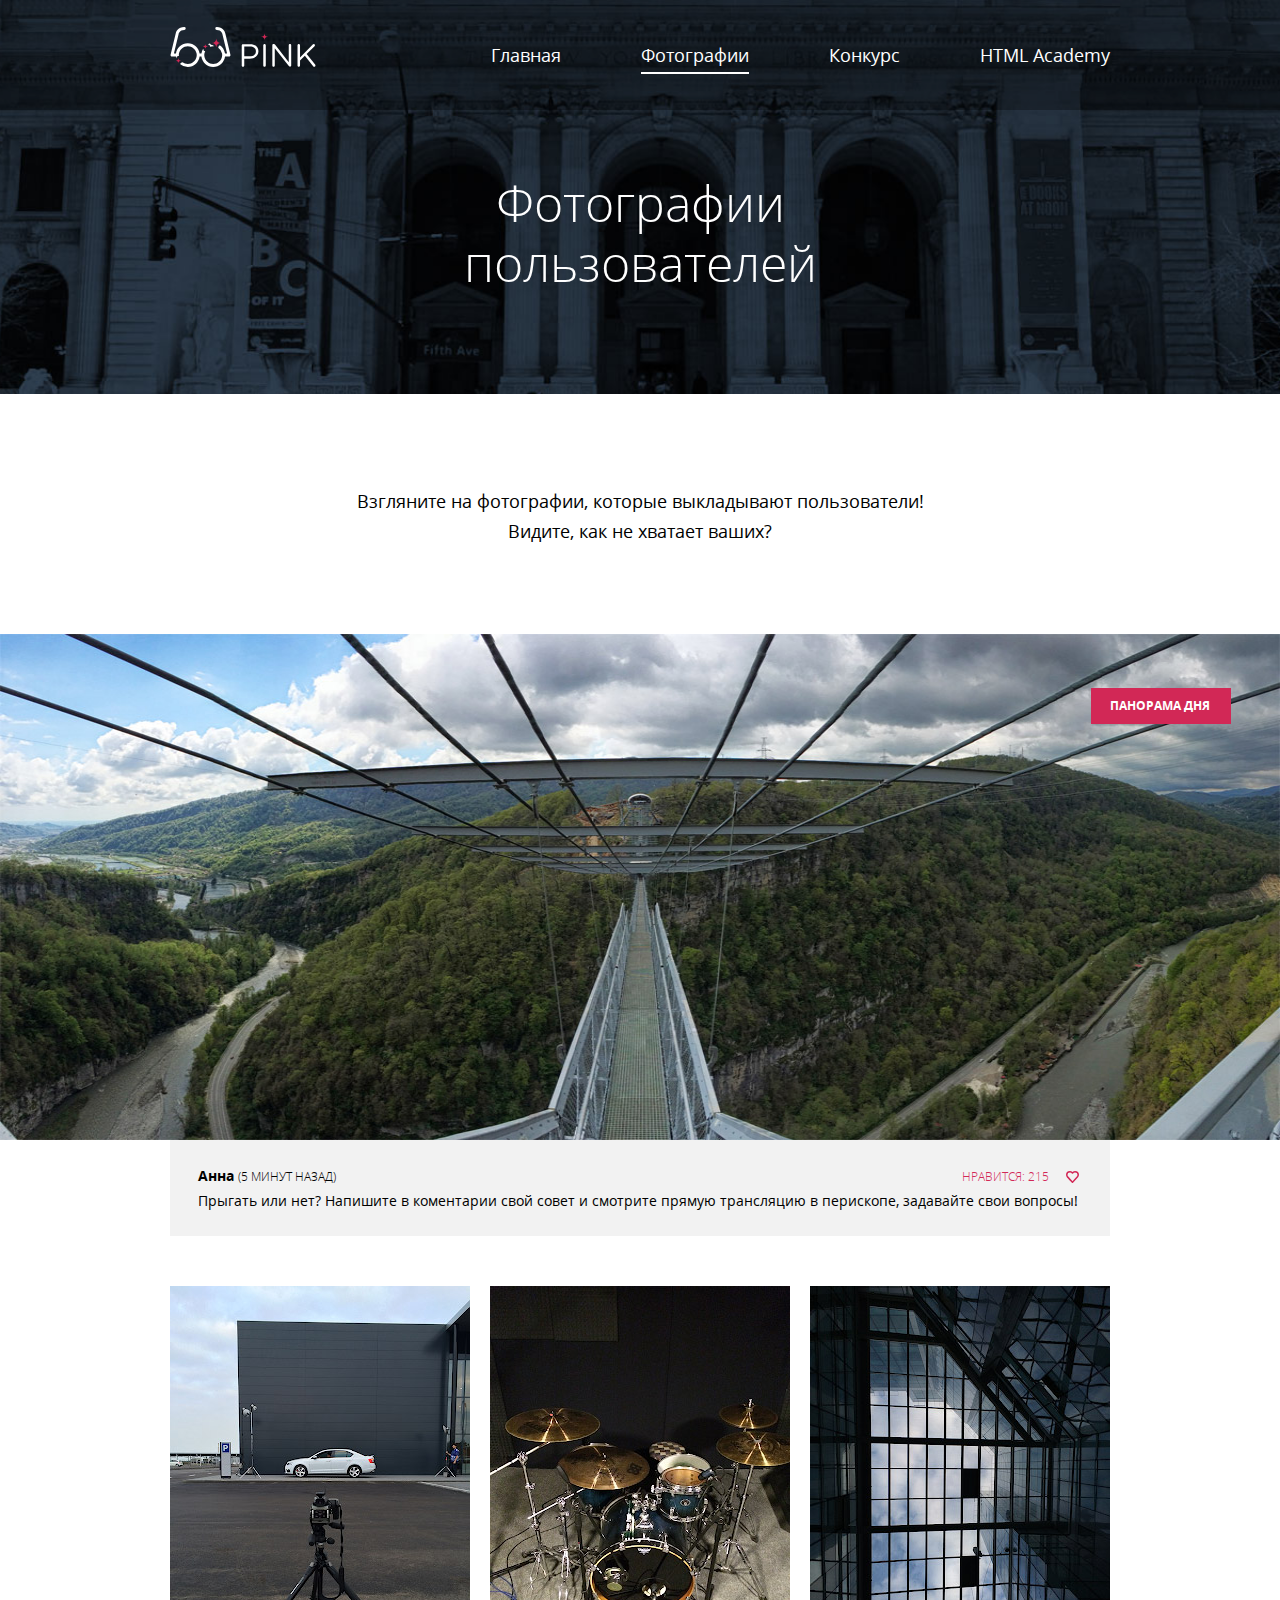
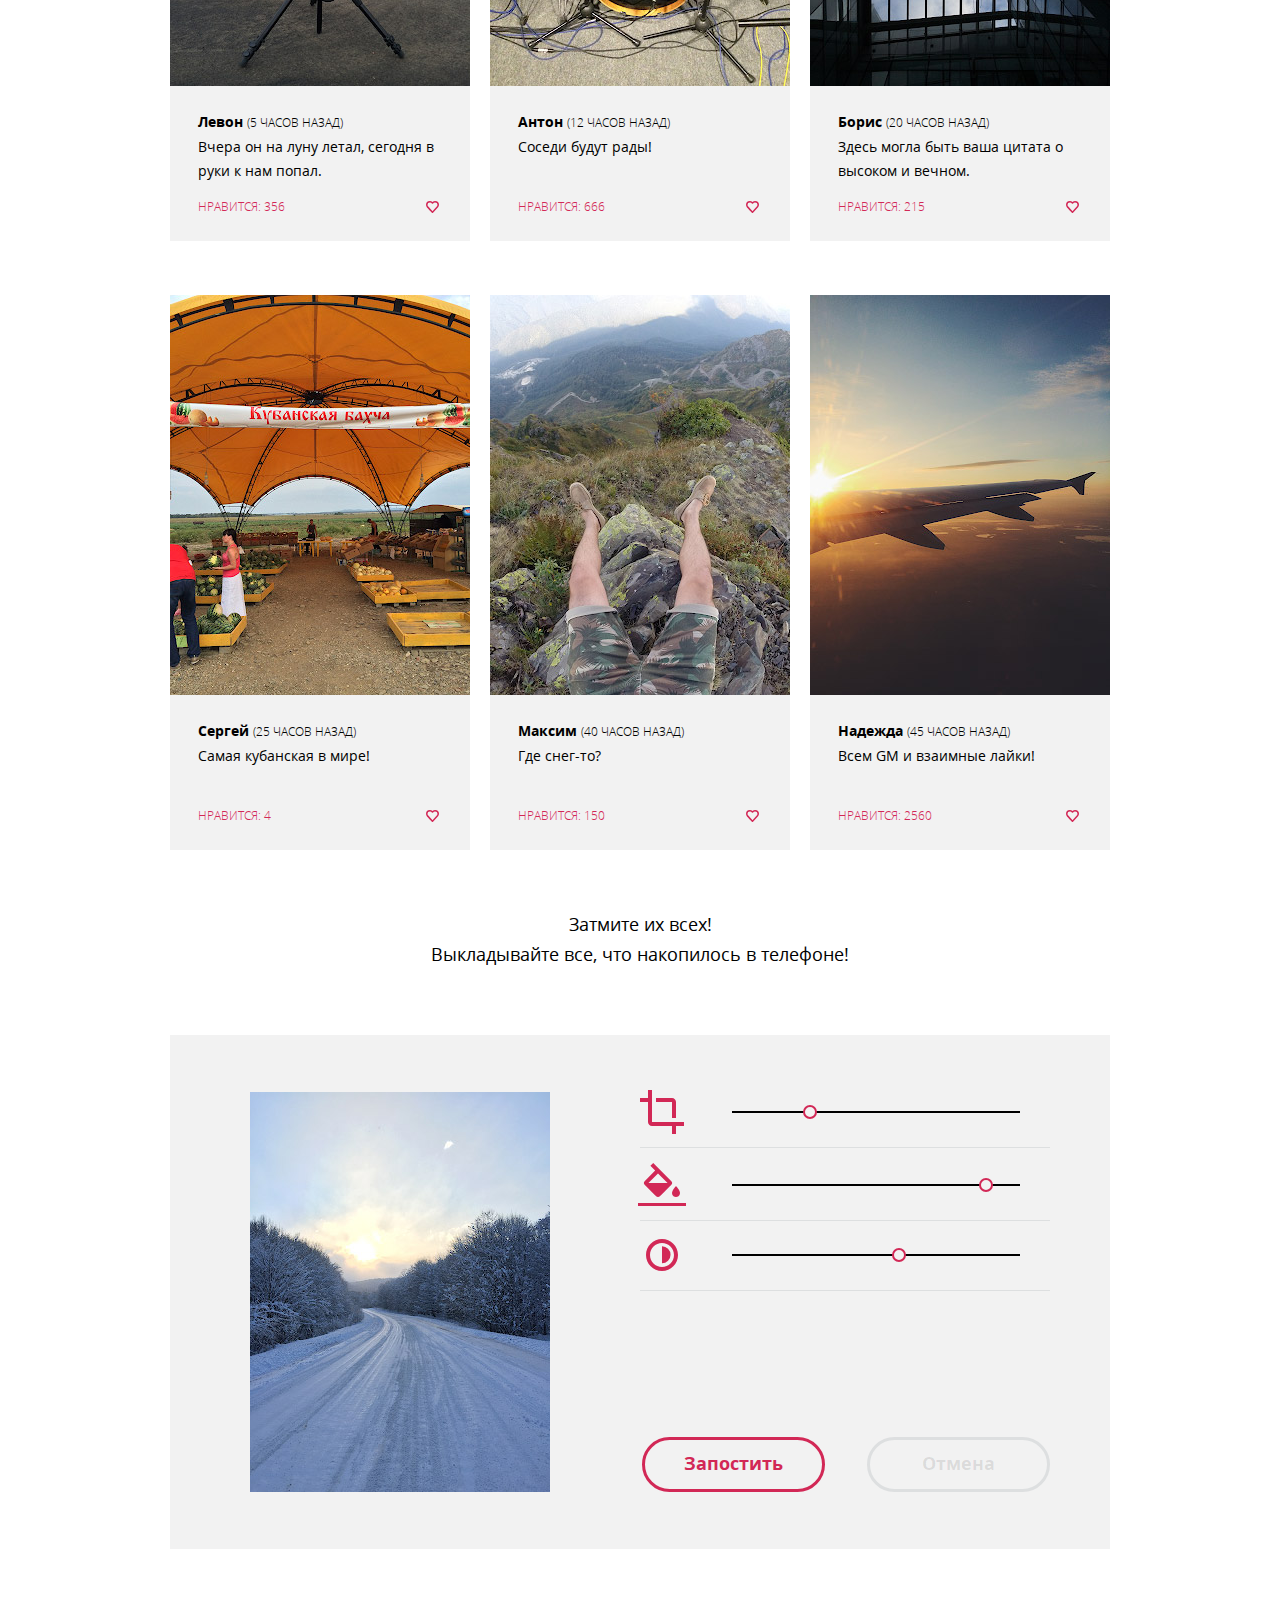
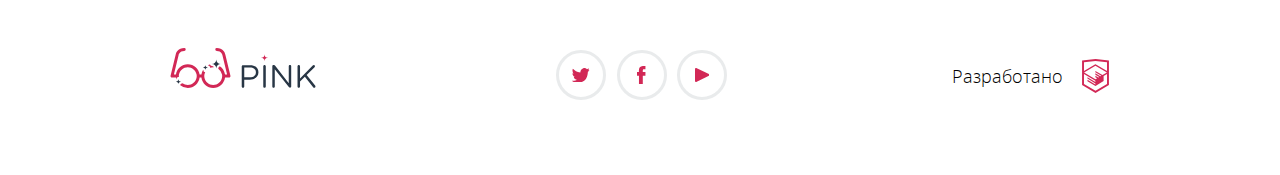
<file: photo.html>
<!DOCTYPE html>
<html lang="ru">
  <head>
    <meta charset="utf-8">
    <title>HTML Academy: Пинк</title>
    <meta name="viewport" content="width=device-width,initial-scale=1">
    <meta name="format-detection" content="telephone=no">
    <link href="css/style.min.css" rel="stylesheet">
  </head>
  <body>
    <div style="display: none">
      <svg xmlns="http://www.w3.org/2000/svg"><symbol id="icon-editor-contrast" viewbox="-35.422 -7.96 31.92 31.92"><path d="M-19.462-3.96c6.595 0 11.96 5.365 11.96 11.96s-5.365 11.96-11.96 11.96-11.96-5.365-11.96-11.96 5.365-11.96 11.96-11.96m0-4c-8.814 0-15.96 7.145-15.96 15.96 0 8.813 7.146 15.96 15.96 15.96S-3.502 16.813-3.502 8c0-8.815-7.146-15.96-15.96-15.96z"></path><path d="M-19.462 16.331a8.519 8.519 0 0 0 8.52-8.52 8.518 8.518 0 0 0-8.52-8.519"></path></symbol><symbol id="icon-editor-crop" viewbox="0 0 48 48"><path fill="none" d="M0 0h48v48H0V0z"></path><path d="M34 30h4V14c0-2.21-1.79-4-4-4H18v4h16v16zm-20 4V2h-4v8H2v4h8v20c0 2.21 1.79 4 4 4h20v8h4v-8h8v-4H14z"></path></symbol><symbol id="icon-editor-diagram-fill" viewbox="22.5 69.048 253 253"><path fill="#d22856" d="M149 69.048c-69.864 0-126.5 56.636-126.5 126.5s56.636 126.5 126.5 126.5 126.5-56.636 126.5-126.5c0-69.863-56.636-126.5-126.5-126.5zm0 237.216c-60.844 0-110.167-49.323-110.167-110.167S88.156 85.93 149 85.93c60.843 0 110.167 49.323 110.167 110.167S209.843 306.264 149 306.264z"></path></symbol><symbol id="icon-editor-fill" viewbox="0 0 48 48"><path fill="none" d="M0 0h48v48H0V0z"></path><path d="M33.12 17.88L15.24 0l-2.83 2.83 4.76 4.76L6.88 17.88a3 3 0 0 0 0 4.24l11 11c.58.59 1.35.88 2.12.88s1.54-.29 2.12-.88l11-11a3 3 0 0 0 0-4.24zM10.41 20L20 10.42 29.59 20H10.41zM38 23s-4 4.33-4 7c0 2.21 1.79 4 4 4s4-1.79 4-4c0-2.67-4-7-4-7zM0 40h48v3H0z"></path></symbol><symbol id="icon-facebook" viewbox="0 0 8.673 18.944"><path d="M6.275 3.357h2.398V0H5.795C2.656.181 1.54 2.387 1.948 6.115H0v3.517h1.958v9.312h3.837V9.632h2.857V6.115H5.786c-.021-1.045-.036-2.406.489-2.758z"></path></symbol><symbol id="icon-heart" viewbox="521.939 473.064 12.545 11.99"><path fill="#D22856" d="M528.174 485.055a.737.737 0 0 1-.552-.249c-3.798-4.324-4.644-5.298-4.858-5.572h-.004a3.866 3.866 0 0 1-.821-2.373 3.803 3.803 0 0 1 3.799-3.799c.934 0 1.804.32 2.484.898a3.847 3.847 0 0 1 2.463-.898 3.803 3.803 0 0 1 3.799 3.799c0 .909-.318 1.754-.896 2.381l-4.86 5.561a.735.735 0 0 1-.554.252zm-4.245-6.706c.208.255 2.471 2.839 4.243 4.858l4.323-4.944c.34-.369.52-.86.52-1.399a2.333 2.333 0 0 0-2.33-2.331c-.729 0-1.421.344-1.9.943a.76.76 0 0 1-.585.275.727.727 0 0 1-.575-.294 2.333 2.333 0 0 0-1.887-.925 2.333 2.333 0 0 0-2.33 2.331c0 .678.275 1.171.507 1.467l.014.019z"></path></symbol><symbol id="icon-htmlacademy" viewbox="0 0 26.943 34.09"><path d="M13.62.017L13.472 0 0 1.412v24.661l13.472 8.017 13.43-7.99.042-.026V1.412L13.62.017zm11.399 12.11L13.495 5.334l-.001-.104-.087.05-.088-.056v.109L1.925 12.118V3.147l11.547-1.212 11.547 1.212v8.98zm-11.614-5.34L24.923 13.5l-4.479 2.64-7.093-4.221-.013 1.415 5.904 3.513-.86.507-5.031-2.992-.013 1.415 3.827 2.275-.782.523-3.032-1.787-.013 1.413 1.852 1.091-1.8 1.081-11.356-6.751 11.371-6.835zm-11.48 8.34l11.411 6.791.015 1.044-7.941-4.728-.015 1.416 7.979 4.796.017 1.076-7.972-4.741-.013 1.415 8.021 4.821.045.026 8.143-4.872v-1.268l-.011-.148v-3.761l3.415-2.036v10.02L13.472 31.85 1.925 24.979v-9.852z"></path></symbol><symbol id="icon-input-checkbox" viewbox="-82.357 4.875 21.698 16.09"><path fill="#D22856" d="M-60.953 5.167a.999.999 0 0 0-1.414 0L-75.75 18.551l-4.9-4.9a.999.999 0 1 0-1.414 1.414l5.607 5.607a.997.997 0 0 0 1.414 0l14.09-14c.391-.481.391-1.114 0-1.505z"></path></symbol><symbol id="icon-mail" viewbox="0 0 17.988 13.966"><path fill="#D22856" d="M14.914 1.814C16.111.816 15.816 0 14.257 0H3.731c-1.56 0-1.854.816-.657 1.814l3.742 3.118c1.197.998 3.158.998 4.355 0l3.743-3.118z"></path><path fill="#D22856" d="M11.913 7.044A209.809 209.809 0 0 1 9.695 8.88l-.02.013a1.048 1.048 0 0 1-.235.136c-.033.015-.066.034-.1.048a1.18 1.18 0 0 1-.335.059l-.01.001h-.002l-.01-.001a1.216 1.216 0 0 1-.335-.059c-.034-.014-.068-.033-.1-.048a1.07 1.07 0 0 1-.235-.136l-.02-.013c-.022-.012-1.02-.838-2.218-1.836L2.178 3.796C.979 2.798 0 3.257 0 4.816v6.315a2.842 2.842 0 0 0 2.835 2.835h12.318a2.842 2.842 0 0 0 2.835-2.835V4.816c0-1.559-.979-2.018-2.178-1.02l-3.897 3.248z"></path></symbol><symbol id="icon-map-marker" viewbox="0 0 35.983 35.983"><circle fill="#FFF" cx="17.991" cy="17.991" r="17.991"></circle><circle fill="#D22856" cx="17.991" cy="17.991" r="7.866"></circle></symbol><symbol id="icon-menu-burger" viewbox="0 0 49.945 24.007"><path fill="#FFF" d="M1.137 0C.51 0 0 .428 0 1.01v1.981c0 .558.494 1.01 1.139 1.01H48.81c.628 0 1.138-.428 1.138-1.01V1.01c0-.558-.494-1.01-1.138-1.01H1.137zm0 10.003c-.627 0-1.137.428-1.137 1.01v1.98c0 .557.494 1.01 1.139 1.01H48.81c.628 0 1.138-.428 1.138-1.01v-1.98c0-.558-.494-1.01-1.138-1.01H1.137zm0 10.002C.51 20.005 0 20.434 0 21.016v1.981c0 .557.494 1.01 1.139 1.01H48.81c.628 0 1.138-.428 1.138-1.01v-1.981c0-.558-.494-1.011-1.138-1.011H1.137z"></path><path fill="#FFF" d="M1.137 0C.51 0 0 .428 0 1.01v1.981c0 .558.494 1.01 1.139 1.01H48.81c.628 0 1.138-.428 1.138-1.01V1.01c0-.558-.494-1.01-1.138-1.01H1.137zm0 10.003c-.627 0-1.137.428-1.137 1.01v1.98c0 .557.494 1.01 1.139 1.01H48.81c.628 0 1.138-.428 1.138-1.01v-1.98c0-.558-.494-1.01-1.138-1.01H1.137zm0 10.002C.51 20.005 0 20.434 0 21.016v1.981c0 .557.494 1.01 1.139 1.01H48.81c.628 0 1.138-.428 1.138-1.01v-1.981c0-.558-.494-1.011-1.138-1.011H1.137z"></path></symbol><symbol id="icon-menu-cross" viewbox="0 0 23.867 23.867"><path fill="#FFF" d="M15.087 11.933l8.56-8.559a.75.75 0 0 0 0-1.061L21.554.22a.747.747 0 0 0-1.06 0l-8.561 8.56L3.373.22a.771.771 0 0 0-1.061 0L.22 2.313a.75.75 0 0 0 0 1.061l8.56 8.559-8.56 8.559a.751.751 0 0 0 0 1.062l2.093 2.094a.744.744 0 0 0 1.06 0l8.561-8.56 8.56 8.56a.746.746 0 0 0 1.06 0l2.093-2.094a.751.751 0 0 0 0-1.062l-8.56-8.559z"></path></symbol><symbol id="icon-no" viewbox="0 0 26.752 26.752"><path d="M15.497 13.376L26.312 2.562A1.5 1.5 0 1 0 24.191.441L13.376 11.255 2.562.439A1.5 1.5 0 1 0 .441 2.56l10.814 10.815L.439 24.19a1.5 1.5 0 1 0 2.122 2.121l10.815-10.814L24.19 26.312c.293.293.677.439 1.061.439s.768-.146 1.061-.439a1.5 1.5 0 0 0 0-2.121L15.497 13.376z"></path></symbol><symbol id="icon-phone" viewbox="0 0 19.697 19.696"><path fill="#D22856" d="M9.848 0C6.34 0 2.823.628 1.546 1.878.488 2.918.134 4.752.016 5.913c0 0-.016.115-.016.165 0 .454.369.82.819.82.054 0 2.028-.161 3.218-.259a.503.503 0 0 0 .086-.017.821.821 0 0 0 .801-.819l.003-1.617c0-.5.407-.902.907-.902h8.027c.499 0 .907.402.907.902l.003 1.617a.82.82 0 0 0 .802.82.474.474 0 0 0 .085.017c1.19.098 3.164.259 3.217.259a.822.822 0 0 0 .822-.82c0-.05-.018-.165-.018-.165-.118-1.161-.472-2.995-1.53-4.035C16.873.628 13.356 0 9.848 0zm0 10.67a1.64 1.64 0 1 0 0 3.281 1.64 1.64 0 1 0 0-3.281zM8.616 6.975V5.951a1.024 1.024 0 1 0-2.049 0v1.024L1.03 12.888a2.054 2.054 0 0 0-.619 1.47v1.646c0 .907.734 1.643 1.641 1.643h.411v1.023a1.026 1.026 0 1 0 2.05 0v-1.023h10.669v1.023a1.025 1.025 0 1 0 2.051 0v-1.023h.411c.905 0 1.64-.735 1.64-1.643v-1.646c0-.576-.236-1.094-.618-1.47L13.13 6.975V5.951a1.025 1.025 0 1 0-2.051 0v1.024H8.616zm1.232 2.053c1.814 0 3.282 1.468 3.282 3.282s-1.468 3.282-3.282 3.282c-1.813 0-3.281-1.468-3.281-3.282s1.467-3.282 3.281-3.282z"></path></symbol><symbol id="icon-pink-blue-desktop" viewbox="0 0 146.3 40.375"><path d="M71.874 18.661c0-.708.58-1.288 1.256-1.288h7.18c5.087 0 8.436 2.704 8.436 7.146v.063c0 4.86-4.057 7.373-8.854 7.373h-5.475v6.825c0 .708-.58 1.287-1.289 1.287-.676 0-1.256-.58-1.256-1.287l.002-20.119zm8.114 10.98c3.734 0 6.182-1.996 6.182-4.959v-.062c0-3.221-2.414-4.894-6.053-4.894h-5.699v9.917h5.57v-.002zM93.603 18.5c0-.708.579-1.288 1.255-1.288.709 0 1.288.58 1.288 1.288v20.283a1.29 1.29 0 0 1-1.288 1.287c-.676 0-1.255-.579-1.255-1.287V18.5zm9.141.032c0-.676.58-1.256 1.256-1.256h.354c.58 0 .935.29 1.288.74l13.684 17.45V18.468c0-.676.547-1.256 1.256-1.256.676 0 1.225.58 1.225 1.256v20.349c0 .677-.48 1.19-1.158 1.19h-.129c-.548 0-.936-.321-1.318-.772l-13.976-17.867v17.449c0 .677-.547 1.257-1.257 1.257-.676 0-1.223-.58-1.223-1.257V18.532h-.002zm25.429-.032c0-.708.58-1.288 1.257-1.288.708 0 1.286.58 1.286 1.288v12.331l12.848-13.168c.29-.257.579-.451.998-.451.676 0 1.225.612 1.225 1.256 0 .354-.162.644-.42.901l-7.984 7.92 8.564 10.561c.225.291.354.547.354.936 0 .676-.577 1.288-1.285 1.288-.482 0-.807-.259-1.03-.58l-8.401-10.464-4.863 4.861v4.895a1.29 1.29 0 0 1-1.286 1.288c-.677 0-1.257-.58-1.257-1.288V18.5h-.006z"></path><path fill="#D22856" d="M98.498 9.875a3.623 3.623 0 0 1-3.623-3.624 3.625 3.625 0 0 1-3.625 3.624 3.625 3.625 0 0 1 3.625 3.624 3.623 3.623 0 0 1 3.623-3.624z"></path><g fill="#D22856"><path d="M43.094 19.313c.246 0 .489.014.73.033a2.491 2.491 0 0 0-2.136-1.221 1.994 1.994 0 0 1-1.884-1.354c-.727.208-1.425.482-2.089.816.062.017.122.038.188.038a2 2 0 0 1 2 2c0 .096-.015.188-.028.281 1-.382 2.084-.593 3.219-.593z"></path><path d="M60.462 28.016L55.287 6.651C54.926 4.303 52.694 0 46.688 0a1.5 1.5 0 1 0 0 3c4.856 0 5.575 3.729 5.639 4.143l4.767 19.701h-2.073c-.445-3.557-2.453-6.628-5.305-8.522a2.503 2.503 0 0 0-1.529 2.303c0 .088-.015.171-.026.256a9.034 9.034 0 0 1 3.829 5.965c.082.488.135.987.135 1.5 0 .512-.053 1.012-.135 1.5-.716 4.271-4.421 7.53-8.896 7.53-4.475 0-8.181-3.259-8.896-7.53a9.035 9.035 0 0 1-.135-1.5c0-.513.053-1.012.135-1.5a8.945 8.945 0 0 1 .808-2.484 1.994 1.994 0 0 1-1.852-1.984.739.739 0 0 0-.192-.488 11.95 11.95 0 0 0-1.795 4.957h-1.82c-.741-5.927-5.802-10.531-11.927-10.531S6.235 20.917 5.493 26.844H3.42L8.187 7.143C8.25 6.729 8.97 3 13.826 3a1.5 1.5 0 1 0 0-3C7.82 0 5.588 4.303 5.227 6.651L.052 28.016c-.266 1.109.531 1.826 1.426 1.826.012 0 .023.004.036.004h3.982c.079.629.215 1.237.387 1.831a.726.726 0 0 0 .102-.354 2 2 0 0 1 2-2c.166 0 .324.024.478.062a8.337 8.337 0 0 1-.074-1.042c0-.512.053-1.011.135-1.5.715-4.271 4.421-7.531 8.896-7.531s8.18 3.26 8.896 7.531c.082.489.135.988.135 1.5s-.053 1.012-.135 1.5c-.715 4.272-4.421 7.531-8.896 7.531a8.959 8.959 0 0 1-5.386-1.794c-.35.302-.8.491-1.299.491a.75.75 0 0 0-.749.748c0 .289-.065.563-.176.812a11.94 11.94 0 0 0 7.614 2.743c6.125 0 11.185-4.604 11.927-10.529h1.814c.742 5.926 5.802 10.529 11.927 10.529s11.186-4.604 11.927-10.529H59c.012 0 .023-.005.036-.005.895.002 1.692-.715 1.426-1.824z"></path></g><path d="M50.686 16.125a4.499 4.499 0 0 1-4.499-4.499 4.499 4.499 0 0 1-4.499 4.499 4.499 4.499 0 0 1 4.499 4.499 4.498 4.498 0 0 1 4.499-4.499zm-12.782 3.501a2.748 2.748 0 0 1-2.749-2.749 2.748 2.748 0 0 1-2.749 2.749 2.747 2.747 0 0 1 2.749 2.749 2.748 2.748 0 0 1 2.749-2.749zm-27.17 14.446a2.748 2.748 0 0 1-2.749-2.75c0 1.52-1.23 2.75-2.749 2.75a2.747 2.747 0 0 1 2.749 2.748 2.748 2.748 0 0 1 2.749-2.748z"></path></symbol><symbol id="icon-pink-blue-mobile" viewbox="0 0 146.3 40.375"><path d="M71.874 18.661c0-.708.58-1.288 1.256-1.288h7.18c5.087 0 8.436 2.704 8.436 7.146v.063c0 4.86-4.057 7.373-8.854 7.373h-5.475v6.825c0 .708-.58 1.287-1.289 1.287-.676 0-1.256-.58-1.256-1.287l.002-20.119zm8.114 10.98c3.734 0 6.182-1.996 6.182-4.959v-.062c0-3.221-2.414-4.894-6.053-4.894h-5.699v9.917h5.57v-.002zM93.603 18.5c0-.708.579-1.288 1.255-1.288.709 0 1.288.58 1.288 1.288v20.283a1.29 1.29 0 0 1-1.288 1.287c-.676 0-1.255-.579-1.255-1.287V18.5zm9.141.032c0-.676.58-1.256 1.256-1.256h.354c.58 0 .935.29 1.288.74l13.684 17.45V18.468c0-.676.547-1.256 1.256-1.256.676 0 1.225.58 1.225 1.256v20.349c0 .677-.48 1.19-1.158 1.19h-.129c-.548 0-.936-.321-1.318-.772l-13.976-17.867v17.449c0 .677-.547 1.257-1.257 1.257-.676 0-1.223-.58-1.223-1.257V18.532h-.002zm25.429-.032c0-.708.58-1.288 1.257-1.288.708 0 1.286.58 1.286 1.288v12.331l12.848-13.16c.29-.257.579-.451.998-.451.676 0 1.225.612 1.225 1.256 0 .354-.162.644-.42.901l-7.984 7.92 8.564 10.561c.225.291.354.547.354.936 0 .676-.577 1.288-1.285 1.288-.482 0-.807-.259-1.03-.58l-8.401-10.464-4.863 4.861v4.895a1.29 1.29 0 0 1-1.286 1.288c-.677 0-1.257-.58-1.257-1.288V18.5h-.006z"></path><path fill="#D22856" d="M60.462 28.016L55.287 6.651C54.926 4.303 52.694 0 46.688 0a1.5 1.5 0 1 0 0 3c4.856 0 5.575 3.729 5.639 4.143l4.767 19.701h-2.073c-.742-5.927-5.802-10.531-11.927-10.531s-11.186 4.604-11.927 10.531h-1.82c-.741-5.927-5.802-10.531-11.927-10.531S6.235 20.917 5.493 26.844H3.42L8.187 7.143C8.25 6.729 8.97 3 13.826 3a1.5 1.5 0 1 0 0-3C7.82 0 5.588 4.303 5.227 6.651L.052 28.016c-.266 1.109.531 1.826 1.426 1.826.012 0 .023.004.036.004h3.982c.741 5.926 5.802 10.53 11.927 10.53s11.185-4.604 11.927-10.53h1.814c.742 5.926 5.802 10.53 11.927 10.53s11.186-4.604 11.927-10.53H59c.012 0 .023-.004.036-.004.895 0 1.692-.717 1.426-1.826zm-34.147 1.828c-.715 4.272-4.421 7.531-8.896 7.531s-8.18-3.259-8.896-7.531c-.082-.488-.135-.988-.135-1.5s.053-1.011.135-1.5c.715-4.271 4.421-7.531 8.896-7.531s8.18 3.26 8.896 7.531c.082.489.135.988.135 1.5s-.053 1.011-.135 1.5zm25.675 0c-.716 4.272-4.421 7.531-8.896 7.531-4.475 0-8.181-3.259-8.896-7.531-.082-.488-.135-.988-.135-1.5s.053-1.011.135-1.5c.716-4.271 4.421-7.531 8.896-7.531 4.475 0 8.181 3.26 8.896 7.531.082.489.135.988.135 1.5s-.053 1.011-.135 1.5z"></path></symbol><symbol id="icon-pink-white-desktop" viewbox="0 0 146.3 40.375"><path d="M71.874 18.661c0-.708.58-1.288 1.256-1.288h7.18c5.087 0 8.436 2.704 8.436 7.146v.064c0 4.861-4.057 7.373-8.854 7.373h-5.475v6.825c0 .708-.58 1.288-1.288 1.288-.676 0-1.256-.58-1.256-1.288v-20.12zm8.114 10.98c3.734 0 6.182-1.996 6.182-4.959v-.063c0-3.22-2.414-4.894-6.053-4.894h-5.699v9.917h5.57v-.001zM93.603 18.5c0-.708.579-1.288 1.255-1.288.709 0 1.288.58 1.288 1.288v20.283a1.29 1.29 0 0 1-1.288 1.287c-.676 0-1.255-.579-1.255-1.287V18.5zm9.141.032c0-.676.58-1.256 1.256-1.256h.354c.58 0 .935.29 1.288.74l13.684 17.45V18.468c0-.676.547-1.256 1.256-1.256.676 0 1.224.58 1.224 1.256v20.349c0 .676-.481 1.19-1.158 1.19h-.129c-.548 0-.935-.321-1.319-.772l-13.975-17.868v17.45c0 .676-.547 1.256-1.256 1.256-.676 0-1.223-.58-1.223-1.256V18.532h-.002zm25.429-.032c0-.708.58-1.288 1.257-1.288.708 0 1.286.58 1.286 1.288v12.331l12.848-13.168c.29-.257.579-.451.998-.451.676 0 1.225.612 1.225 1.256 0 .354-.162.644-.42.901l-7.984 7.92 8.564 10.561c.225.291.354.547.354.935 0 .676-.578 1.288-1.286 1.288-.483 0-.806-.258-1.03-.58l-8.402-10.463-4.863 4.861v4.894a1.29 1.29 0 0 1-1.286 1.288c-.677 0-1.257-.58-1.257-1.288V18.5h-.004z"></path><path fill="#D22856" d="M98.498 9.875a3.623 3.623 0 0 1-3.623-3.624 3.625 3.625 0 0 1-3.625 3.624 3.625 3.625 0 0 1 3.625 3.624 3.623 3.623 0 0 1 3.623-3.624z"></path><path d="M43.094 19.313c.246 0 .489.014.73.033a2.491 2.491 0 0 0-2.136-1.221 1.994 1.994 0 0 1-1.884-1.354c-.727.208-1.425.482-2.089.816.062.017.122.038.188.038a2 2 0 0 1 2 2c0 .096-.015.188-.028.281 1-.382 2.084-.593 3.219-.593z"></path><path d="M60.462 28.016L55.287 6.651C54.926 4.303 52.694 0 46.688 0a1.5 1.5 0 1 0 0 3c4.856 0 5.575 3.729 5.639 4.143l4.767 19.701h-2.073c-.445-3.557-2.453-6.628-5.305-8.522a2.503 2.503 0 0 0-1.529 2.303c0 .088-.015.171-.026.256a9.034 9.034 0 0 1 3.829 5.964c.082.489.135.988.135 1.5s-.053 1.012-.135 1.5c-.716 4.272-4.421 7.531-8.896 7.531-4.475 0-8.181-3.259-8.896-7.531-.082-.488-.135-.988-.135-1.5s.053-1.011.135-1.5a8.949 8.949 0 0 1 .808-2.483 1.995 1.995 0 0 1-1.852-1.985.743.743 0 0 0-.192-.489 11.954 11.954 0 0 0-1.795 4.958h-1.82c-.741-5.927-5.802-10.531-11.927-10.531S6.235 20.917 5.493 26.844H3.42L8.187 7.143C8.25 6.729 8.97 3 13.826 3a1.5 1.5 0 1 0 0-3C7.82 0 5.588 4.303 5.227 6.651L.052 28.016c-.266 1.109.531 1.826 1.426 1.826.012 0 .023.004.036.004h3.982c.079.628.215 1.237.387 1.831a.726.726 0 0 0 .102-.354 2 2 0 0 1 2-2c.166 0 .324.025.478.063a8.337 8.337 0 0 1-.074-1.042c0-.512.053-1.011.135-1.5.715-4.271 4.421-7.531 8.896-7.531s8.18 3.26 8.896 7.531c.082.489.135.988.135 1.5s-.053 1.012-.135 1.5c-.715 4.272-4.421 7.531-8.896 7.531a8.959 8.959 0 0 1-5.386-1.794c-.35.302-.8.491-1.299.491a.75.75 0 0 0-.749.748c0 .29-.065.564-.176.812a11.94 11.94 0 0 0 7.614 2.743c6.125 0 11.185-4.604 11.927-10.53h1.814c.742 5.926 5.802 10.53 11.927 10.53s11.186-4.604 11.927-10.53H59c.012 0 .023-.004.036-.004.895.001 1.692-.716 1.426-1.825z"></path><path fill="#D22856" d="M50.686 16.125a4.499 4.499 0 0 1-4.499-4.499 4.499 4.499 0 0 1-4.499 4.499 4.499 4.499 0 0 1 4.499 4.499 4.498 4.498 0 0 1 4.499-4.499zm-12.782 3.501a2.748 2.748 0 0 1-2.749-2.749 2.748 2.748 0 0 1-2.749 2.749 2.747 2.747 0 0 1 2.749 2.749 2.748 2.748 0 0 1 2.749-2.749zm-27.17 14.446a2.748 2.748 0 0 1-2.749-2.75c0 1.52-1.23 2.75-2.749 2.75a2.747 2.747 0 0 1 2.749 2.748 2.748 2.748 0 0 1 2.749-2.748z"></path></symbol><symbol id="icon-pink-white-mobile" viewbox="0 0 74.426 22.859"><path d="M0 1.449C0 .741.58.161 1.256.161h7.18c5.087 0 8.436 2.704 8.436 7.147v.064c0 4.861-4.057 7.373-8.854 7.373H2.544v6.825c0 .708-.58 1.288-1.288 1.288C.58 22.859 0 22.279 0 21.571V1.449zm8.114 10.979c3.734 0 6.182-1.996 6.182-4.958v-.065c0-3.22-2.415-4.894-6.054-4.894H2.544v9.917h5.57zm13.615-11.14C21.729.58 22.308 0 22.983 0c.709 0 1.288.58 1.288 1.288v20.283c0 .708-.579 1.288-1.288 1.288-.676 0-1.255-.58-1.255-1.288V1.288zm9.141.032c0-.676.579-1.256 1.256-1.256h.354c.58 0 .934.29 1.288.74l13.684 17.45V1.256A1.256 1.256 0 0 1 48.707 0c.676 0 1.223.58 1.223 1.256v20.348c0 .676-.482 1.191-1.158 1.191h-.129c-.548 0-.934-.322-1.32-.772L33.349 4.153v17.45c0 .676-.547 1.256-1.255 1.256-.677 0-1.224-.58-1.224-1.256V1.32zm25.43-.032C56.3.58 56.879 0 57.556 0c.708 0 1.287.58 1.287 1.288v12.331L71.689.451c.29-.258.58-.451.999-.451.676 0 1.224.612 1.224 1.256 0 .354-.161.644-.419.901l-7.984 7.92 8.564 10.561c.225.29.354.547.354.934 0 .676-.579 1.288-1.287 1.288-.483 0-.806-.258-1.03-.58l-8.403-10.463-4.862 4.861v4.894c0 .708-.579 1.288-1.287 1.288-.677 0-1.256-.58-1.256-1.288V1.288z"></path></symbol><symbol id="icon-pink-white-tablet" viewbox="0 0 146.3 40.375"><path d="M71.874 18.661c0-.708.58-1.288 1.256-1.288h7.18c5.087 0 8.436 2.704 8.436 7.146v.064c0 4.861-4.057 7.373-8.854 7.373h-5.475v6.825c0 .708-.58 1.288-1.288 1.288-.676 0-1.256-.58-1.256-1.288v-20.12zm8.114 10.98c3.734 0 6.182-1.996 6.182-4.959v-.063c0-3.22-2.414-4.894-6.053-4.894h-5.699v9.917h5.57v-.001zM93.603 18.5c0-.708.579-1.288 1.255-1.288.709 0 1.288.58 1.288 1.288v20.283a1.29 1.29 0 0 1-1.288 1.287c-.676 0-1.255-.579-1.255-1.287V18.5zm9.141.032c0-.676.58-1.256 1.256-1.256h.354c.58 0 .935.29 1.288.74l13.684 17.45V18.468c0-.676.547-1.256 1.256-1.256.676 0 1.224.58 1.224 1.256v20.349c0 .676-.481 1.19-1.158 1.19h-.129c-.548 0-.935-.321-1.319-.772l-13.975-17.868v17.45c0 .676-.547 1.256-1.256 1.256-.676 0-1.223-.58-1.223-1.256V18.532h-.002zm25.429-.032c0-.708.58-1.288 1.257-1.288.708 0 1.286.58 1.286 1.288v12.331l12.848-13.168c.29-.257.579-.451.998-.451.676 0 1.225.612 1.225 1.256 0 .354-.162.644-.42.901l-7.984 7.92 8.564 10.561c.225.291.354.547.354.935 0 .676-.578 1.288-1.286 1.288-.483 0-.806-.258-1.03-.58l-8.402-10.463-4.863 4.861v4.894a1.29 1.29 0 0 1-1.286 1.288c-.677 0-1.257-.58-1.257-1.288V18.5h-.004zm-67.711 9.516L55.287 6.651C54.926 4.303 52.694 0 46.688 0a1.5 1.5 0 1 0 0 3c4.856 0 5.575 3.729 5.639 4.143l4.767 19.701h-2.073c-.742-5.927-5.802-10.531-11.927-10.531s-11.186 4.604-11.927 10.531h-1.82c-.741-5.927-5.802-10.531-11.927-10.531S6.235 20.917 5.493 26.844H3.42L8.187 7.143C8.25 6.729 8.97 3 13.826 3a1.5 1.5 0 1 0 0-3C7.82 0 5.588 4.303 5.227 6.651L.052 28.016c-.266 1.109.531 1.826 1.426 1.826.012 0 .023.004.036.004h3.982c.741 5.926 5.802 10.53 11.927 10.53s11.185-4.604 11.927-10.53h1.814c.742 5.926 5.802 10.53 11.927 10.53s11.186-4.604 11.927-10.53H59c.012 0 .023-.004.036-.004.895 0 1.692-.717 1.426-1.826zm-34.147 1.828c-.715 4.272-4.421 7.531-8.896 7.531-4.475 0-8.18-3.259-8.896-7.531-.082-.488-.135-.988-.135-1.5s.053-1.011.135-1.5c.715-4.271 4.421-7.531 8.896-7.531 4.475 0 8.18 3.26 8.896 7.531.082.489.135.988.135 1.5s-.053 1.011-.135 1.5zm25.675 0c-.716 4.272-4.421 7.531-8.896 7.531-4.475 0-8.181-3.259-8.896-7.531-.082-.488-.135-.988-.135-1.5s.053-1.011.135-1.5c.716-4.271 4.421-7.531 8.896-7.531 4.475 0 8.181 3.26 8.896 7.531.082.489.135.988.135 1.5s-.053 1.011-.135 1.5z"></path></symbol><symbol id="icon-quotes" viewbox="0 0 78.672 63.789"><path fill="#efefef" d="M34.967 7.063L30.713 0C28.272 1.495 0 12.207 0 39.617c0 7.231.336 24.172 18.9 24.172 11.187 0 13.94-10.279 13.94-13.584 0-21.977-21.382-14.177-21.382-14.177 0-18.071 19.805-26.844 23.509-28.965zm43.705 0L74.418 0c-2.44 1.495-30.713 12.207-30.713 39.617 0 7.231.337 24.172 18.9 24.172 11.187 0 13.939-10.279 13.939-13.584 0-21.977-21.381-14.177-21.381-14.177.002-18.071 19.806-26.844 23.509-28.965z"></path></symbol><symbol id="icon-review-arrow-left" viewbox="0 0 21.706 41.719"><path d="M2.045 20.859L21.458 1.446A.847.847 0 0 0 20.261.248L.248 20.261a.846.846 0 0 0 0 1.197l20.013 20.013a.843.843 0 0 0 1.198 0 .847.847 0 0 0 0-1.198L2.045 20.859z"></path></symbol><symbol id="icon-review-arrow-right" viewbox="0 0 21.706 41.719"><path d="M19.661 20.859L.248 1.446A.847.847 0 0 1 1.445.248L21.458 20.26c.33.33.33.867 0 1.197L1.445 41.471a.843.843 0 0 1-1.198 0 .847.847 0 0 1 0-1.198l19.414-19.414z"></path></symbol><symbol id="icon-timer" viewbox="0 0 298 345.097"><path fill="#dedede" d="M264.568 102.055l5.355-5.355c7.717-7.717 9.124-18.938 3.126-24.935-5.997-5.997-17.217-4.59-24.934 3.127l-5.386 5.385C221.768 63.292 196.11 51.875 168 48.297v-9.583h7.658c10.914 0 19.843-8.711 19.843-19.357S186.573 0 175.659 0h-53.317C111.429 0 102.5 8.711 102.5 19.357s8.929 19.357 19.842 19.357H130v9.583C56.681 57.629 0 120.244 0 196.097c0 82.291 66.709 149 149 149 82.29 0 149-66.709 149-149 0-35.663-12.535-68.394-33.432-94.042zM149 306.264c-60.844 0-110.167-49.323-110.167-110.167S88.156 85.93 149 85.93c60.843 0 110.167 49.323 110.167 110.167S209.843 306.264 149 306.264z"></path></symbol><symbol id="icon-twitter" viewbox="0 0 17.5 14.663"><path fill-rule="evenodd" clip-rule="evenodd" d="M11.283.153c1.736-.485 3.074.263 3.685 1.151.694-.226 1.372-.47 2.072-.691-.004.841-.538 1.478-.883 1.727.704.166 1.343-.48 1.343-.48-.175.976-1.035 1.746-1.611 1.977-.239 6.592-3.272 10.956-10.382 10.823h-.46c-.422 0-4.29-.45-5.047-1.843 2.341.192 4.011-.412 4.835-1.15-.989-.293-2.761-.464-3.07-2.881.362.105.583.223 1.228.117C1.757 8.067.385 7.366.461 5.218c.294.32 1.1.523 1.381.461C1.117 5.444-.188 2.398.921.843 2.794 2.654 4.769 4.364 8.29 4.528 8.506 2.288 9.461.787 11.283.153z"></path></symbol><symbol id="icon-yes" viewbox="-82.357 4.875 21.698 16.09"><path d="M-60.953 5.167a.999.999 0 0 0-1.414 0L-75.75 18.551l-4.9-4.9a.999.999 0 1 0-1.414 1.414l5.607 5.607a.997.997 0 0 0 1.414 0l14.09-14c.391-.481.391-1.114 0-1.505z"></path></symbol><symbol id="icon-youtube" viewbox="0 0 14.64 13.96"><path d="M1.775 13.78C.799 14.257 0 13.758 0 12.671V1.29C0 .202.799-.295 1.775.181l12.133 5.932c.975.478.975 1.258 0 1.736L1.775 13.78z"></path></symbol></svg>
    </div>
    <div class="container">
      <header class="page-header page-header--position page-header--inner">
        <div class="page-header__menu page-header__menu--inner">
          <div class="page-header__menu-container">
            <div class="page-header__heading page-header__heading--background">
              <a class="page-header__logo-inner" href="index.html">
                <span class="visually-hidden">Логотип Пинк</span>
                <svg class="page-header__image page-header__image--inner page-header__image--mobile" width="74.426px" height="22.859px">
                  <use xlink:href="#icon-pink-white-mobile"></use>
                </svg>
                <svg class="page-header__image page-header__image--inner page-header__image--tablet" width="146.3px" height="40.375px">
                  <use xlink:href="#icon-pink-white-tablet"></use>
                </svg>
                <svg class="page-header__image page-header__image--inner page-header__image--desktop" width="146.3px" height="40.375px">
                  <use xlink:href="#icon-pink-white-desktop"></use>
                </svg>
              </a>
              <button class="page-header__toggle page-header__toggle--open" type="button" aria-label="Открыть меню"></button>
            </div>
            <nav class="main-nav main-nav--visible">
              <ul class="main-nav__list site-list">
                <li class="site-list__item">
                  <a href="index.html" class="site-list__link">Главная</a>
                </li>
                <li class="site-list__item">
                  <a class="site-list__link site-list__link--active">Фотографии</a>
                </li>
                <li class="site-list__item">
                  <a href="form.html" class="site-list__link">Конкурс</a>
                </li>
                <li class="site-list__item">
                  <a class="site-list__link" href="https://htmlacademy.ru/intensive/adaptive">HTML Academy</a>
                </li>
              </ul>
            </nav>
          </div>
        </div>
        <div class="page-header__title-wrapper">
          <h1 class="page-header__title">Фотографии<br>пользователей</h1>
        </div>
      </header>
      <main class="page-main">
        <p class="page-main__photo-preface slogan-inner">Взгляните на фотографии, которые выкладывают пользователи! Видите, как не хватает ваших?</p>
        <section class="photo">
          <h2 class="visually-hidden">Ваши загруженные фото</h2>
          <div class="photo__panorama">
            <a class="photo__link" href="#">
              <picture>
                <source media="(min-width: 960px)" srcset="img/panorama-desktop@1x.jpg 1x, img/panorama-desktop@2x.jpg 2x">
                <source media="(min-width: 660px)" srcset="img/panorama-tablet@1x.jpg 1x, img/panorama-tablet@2x.jpg 2x">
                <img class="photo__image" src="img/panorama-mobile@1x.jpg" srcset="img/panorama-mobile@2x.jpg 2x" alt="Панорама дня">
              </picture>
            </a>
            <div class="photo__post">
              <b class="photo__author">
                Анна
                <span class="photo__time">
                  (5 минут назад)
                </span>
              </b>
              <p class="photo__text">Прыгать или нет?
                Напишите в коментарии свой совет и смотрите прямую трансляцию в перископе, задавайте свои вопросы!
              </p>
              <div class="photo__like-wrapper">
                <button class="photo__like-button" type="button" aria-label="Нравится"></button>
                <span class="photo__like-text">Нравится: 215</span>
              </div>
            </div>
          </div>
          <ul class="photo__list">
            <li class="photo__item">
              <a class="photo__link" href="#">
                <picture>
                  <source media="(min-width: 960px)" srcset="img/photo-car-desktop@1x.jpg 1x, img/photo-car-desktop@2x.jpg 2x">
                  <source media="(min-width: 660px)" srcset="img/photo-car-tablet@1x.jpg 1x, img/photo-car-tablet@2x.jpg 2x">
                  <img class="photo__image" src="img/photo-car-mobile@1x.jpg" srcset="img/photo-car-mobile@2x.jpg 2x" alt="Фото">
                </picture>
              </a>
              <div class="photo__post">
                <b class="photo__author">
                  Левон
                  <span class="photo__time">
                    (5 часов назад)
                  </span>
                </b>
                <p class="photo__text">Вчера он на луну летал, сегодня в руки к нам попал.</p>
                <div class="photo__like-wrapper">
                  <button class="photo__like-button" type="button" aria-label="Нравится"></button>
                  <span class="photo__like-text">Нравится: 356</span>
                </div>
              </div>
            </li>
            <li class="photo__item">
              <a class="photo__link" href="#">
                <picture>
                  <source media="(min-width: 960px)" srcset="img/photo-drumset-desktop@1x.jpg 1x, img/photo-drumset-desktop@2x.jpg 2x">
                  <source media="(min-width: 660px)" srcset="img/photo-drumset-tablet@1x.jpg 1x, img/photo-drumset-tablet@2x.jpg 2x">
                  <img class="photo__image" src="img/photo-drumset-mobile@1x.jpg" srcset="img/photo-drumset-mobile@2x.jpg 2x" alt="Фото">
                </picture>
              </a>
              <div class="photo__post">
                <b class="photo__author">
                  Антон
                  <span class="photo__time">
                    (12 часов назад)
                  </span>
                </b>
                <p class="photo__text">Соседи будут рады!</p>
                <div class="photo__like-wrapper">
                  <button class="photo__like-button" type="button" aria-label="Нравится"></button>
                  <span class="photo__like-text">Нравится: 666</span>
                </div>
              </div>
            </li>
            <li class="photo__item">
              <a class="photo__link" href="#">
                <picture>
                  <source media="(min-width: 960px)" srcset="img/photo-window-desktop@1x.jpg 1x, img/photo-window-desktop@2x.jpg 2x">
                  <source media="(min-width: 660px)" srcset="img/photo-window-tablet@1x.jpg 1x, img/photo-window-tablet@2x.jpg 2x">
                  <img class="photo__image" src="img/photo-window-mobile@1x.jpg" srcset="img/photo-window-mobile@2x.jpg 2x" alt="Фото">
                </picture>
              </a>
              <div class="photo__post">
                <b class="photo__author">
                  Борис
                  <span class="photo__time">
                    (20 часов назад)
                  </span>
                </b>
                <p class="photo__text">Здесь могла быть ваша цитата о высоком и вечном.</p>
                <div class="photo__like-wrapper">
                  <button class="photo__like-button" type="button" aria-label="Нравится"></button>
                  <span class="photo__like-text">Нравится: 215</span>
                </div>
              </div>
            </li>
            <li class="photo__item">
              <a class="photo__link" href="#">
                <picture>
                  <source media="(min-width: 960px)" srcset="img/photo-fair-desktop@1x.jpg 1x, img/photo-fair-desktop@2x.jpg 2x">
                  <source media="(min-width: 660px)" srcset="img/photo-fair-tablet@1x.jpg 1x, img/photo-fair-tablet@2x.jpg 2x">
                  <img class="photo__image" src="img/photo-fair-mobile@1x.jpg" srcset="img/photo-fair-mobile@2x.jpg 2x" alt="Фото">
                </picture>
              </a>
              <div class="photo__post">
                <b class="photo__author">
                  Сергей
                  <span class="photo__time">
                    (25 часов назад)
                  </span>
                </b>
                <p class="photo__text">Самая кубанская в мире!</p>
                <div class="photo__like-wrapper">
                  <button class="photo__like-button" type="button" aria-label="Нравится"></button>
                  <span class="photo__like-text">Нравится: 4</span>
                </div>
              </div>
            </li>
            <li class="photo__item">
              <a class="photo__link" href="#">
                <picture>
                  <source media="(min-width: 960px)" srcset="img/photo-pov-desktop@1x.jpg 1x, img/photo-pov-desktop@2x.jpg 2x">
                  <source media="(min-width: 660px)" srcset="img/photo-pov-tablet@1x.jpg 1x, img/photo-pov-tablet@2x.jpg 2x">
                  <img class="photo__image" src="img/photo-pov-mobile@1x.jpg" srcset="img/photo-pov-mobile@2x.jpg 2x" alt="Фото">
                </picture>
              </a>
              <div class="photo__post">
                <b class="photo__author">
                  Максим
                  <span class="photo__time">
                    (40 часов назад)
                  </span>
                </b>
                <p class="photo__text">Где снег-то?</p>
                <div class="photo__like-wrapper">
                  <button class="photo__like-button" type="button" aria-label="Нравится"></button>
                  <span class="photo__like-text">Нравится: 150</span>
                </div>
              </div>
            </li>
            <li class="photo__item">
              <a class="photo__link" href="#">
                <picture>
                  <source media="(min-width: 960px)" srcset="img/photo-wing-desktop@1x.jpg 1x, img/photo-wing-desktop@2x.jpg 2x">
                  <source media="(min-width: 660px)" srcset="img/photo-wing-tablet@1x.jpg 1x, img/photo-wing-tablet@2x.jpg 2x">
                  <img class="photo__image" src="img/photo-wing-mobile@1x.jpg" srcset="img/photo-wing-mobile@2x.jpg 2x" alt="Фото">
                </picture>
              </a>
              <div class="photo__post">
                <b class="photo__author">
                  Надежда
                  <span class="photo__time">
                    (45 часов назад)
                  </span>
                </b>
                <p class="photo__text">Всем GM и взаимные лайки!</p>
                <div class="photo__like-wrapper">
                  <button class="photo__like-button" type="button" aria-label="Нравится"></button>
                  <span class="photo__like-text">Нравится: 2560</span>
                </div>
              </div>
            </li>
          </ul>
        </section>
        <p class="page-main__upload-preface slogan-inner">Затмите их всех! <br> Выкладывайте все, что накопилось в телефоне!</p>
        <section class="photo-upload">
          <h2 class="visually-hidden">Загрузка фотографий</h2>
          <form class="upload" action="https://echo.htmlacademy.ru" method="post">
            <a class="upload__link" href="#">
              <picture>
                <source media="(min-width: 960px)" srcset="img/photo-road-desktop@1x.jpg 1x, img/photo-road-desktop@2x.jpg 2x">
                <source media="(min-width: 660px)" srcset="img/photo-road-tablet@1x.jpg 1x, img/photo-road-tablet@2x.jpg 2x">
                <img class="upload__image" src="img/photo-road-mobile@1x.jpg" srcset="img/photo-road-mobile@2x.jpg 2x" alt="Загружаемое фото">
              </picture>
            </a>
            <div class="upload__wrapper">
              <ul class="upload__list">
                <li class="upload__item">
                  <input class="visually-hidden upload__checkbox" type="checkbox" name="crop" value="upload-crop" id="crop" checked="">
                  <label class="upload__label" for="crop">
                    <svg class="upload__label-image upload__label-image--crop" width="48" height="48">
                      <use xlink:href="#icon-editor-crop"></use>
                    </svg>
                  </label>
                  <div class="upload__scale">
                    <div class="upload__bar"></div>
                    <div class="upload__toggle"></div>
                  </div>
                </li>
                <li class="upload__item">
                  <input class="visually-hidden upload__checkbox" type="checkbox" name="fill" value="upload-fill" id="fill">
                  <label class="upload__label" for="fill">
                    <svg class="upload__label-image upload__label-image--fill" width="48" height="48">
                      <use xlink:href="#icon-editor-fill"></use>
                    </svg>
                  </label>
                  <div class="upload__scale">
                    <div class="upload__bar"></div>
                    <div class="upload__toggle"></div>
                  </div>
                </li>
                <li class="upload__item">
                  <input class="visually-hidden upload__checkbox" type="checkbox" name="contrast" value="upload-contrast" id="contrast">
                  <label class="upload__label" for="contrast">
                    <svg class="upload__label-image upload__label-image--contrast" width="32" height="32">
                      <use xlink:href="#icon-editor-contrast"></use>
                    </svg>
                  </label>
                  <div class="upload__scale">
                    <div class="upload__bar"></div>
                    <div class="upload__toggle"></div>
                  </div>
                </li>
              </ul>
              <div class="upload__scale-mobile">
                <div class="upload__bar"></div>
                <div class="upload__toggle"></div>
              </div>
              <div class="upload__button-wrapper">
                <button class="upload__button upload__button--color link-button" type="submit">Запостить</button>
                <button class="upload__button link-button" type="reset">Отмена</button>
              </div>
            </div>
          </form>
        </section>
      </main>
      <footer class="page-footer">
        <div class="page-footer__container">
          <a class="page-footer__logo-link" href="https://htmlacademy.ru/intensive/adaptive">
            <span class="visually-hidden">Логотип Пинк</span>
            <svg class="page-footer__image page-footer__image--mobile" width="146.3px" height="40.375px">
              <use xlink:href="#icon-pink-blue-mobile"></use>
            </svg>
            <svg class="page-footer__image page-footer__image--desktop" width="146.3px" height="40.375px">
              <use xlink:href="#icon-pink-blue-desktop"></use>
            </svg>
          </a>
          <ul class="page-footer__list social">
            <li class="social__item">
              <a class="social__link" href="#">
                <span class="visually-hidden">Твиттер</span>
                <svg class="social__image" width="17.5px" height="14.663px">
                  <use xlink:href="#icon-twitter"></use>
                </svg>
              </a>
            </li>
            <li class="social__item">
              <a class="social__link" href="#">
                <span class="visually-hidden">Фейсбук</span>
                <svg class="social__image" width="8.673px" height="18.944px">
                  <use xlink:href="#icon-facebook"></use>
                </svg>
              </a>
            </li>
            <li class="social__item">
              <a class="social__link" href="#">
                <span class="visually-hidden">Youtube</span>
                <svg class="social__image" width="14.64px" height="13.96px">
                  <use xlink:href="#icon-youtube"></use>
                </svg>
              </a>
            </li>
          </ul>
          <p class="page-footer__copyright">
            Разработано
            <a class="page-footer__copyright-link" href="https://htmlacademy.ru/intensive/adaptive">
              <span class="visually-hidden">HTML-Academy</span>
              <svg class="page-footer__copyright-image" width="114px" height="41px">
                <use xlink:href="#icon-htmlacademy"></use>
              </svg>
            </a>
          </p>
        </div>
      </footer>
    </div>
    <script src="js/scripts.min.js"></script>
    <script src="js/picturefill.min.js"></script>
  </body>
</html>
</file>
<file: css/style.min.css>
@charset "UTF-8";@font-face{font-family:"Open Sans";font-style:normal;font-weight:400;src:local("Open Sans"),url(../fonts/opensans.woff2) format("woff2"),url(../fonts/opensans.woff) format("woff")}@font-face{font-family:"Open Sans";font-style:normal;font-weight:300;src:local("Open Sans"),url(../fonts/opensanslight.woff2) format("woff2"),url(../fonts/opensanslight.woff) format("woff")}@font-face{font-family:"Open Sans";font-style:normal;font-weight:700;src:local("Open Sans"),url(../fonts/opensansbold.woff2) format("woff2"),url(../fonts/opensansbold.woff) format("woff")}body{min-width:320px;margin:0 auto;padding:0;font-family:"Open Sans","Arial",sans-serif;font-size:14px;font-weight:400;line-height:24px;color:#000;background-color:#939393}a{text-decoration:none}.visually-hidden{position:absolute;width:1px;height:1px;margin:-1px;border:0;padding:0;white-space:nowrap;-webkit-clip-path:inset(100%);clip-path:inset(100%);clip:rect(0 0 0 0);overflow:hidden}.container{width:320px;margin:0 auto;background-color:#fff}.container__header{display:-webkit-box;display:-ms-flexbox;display:flex;-webkit-box-orient:vertical;-webkit-box-direction:normal;-ms-flex-direction:column;flex-direction:column}@media (min-width:660px){.container{width:660px}}@media (min-width:960px){.container{width:100%}}.advantages{padding-top:40px}.advantages__intro-question{margin:0 auto 27px}.advantages__intro-suggest{margin:0 auto 30px}.advantages__container{background:#f2f2f2}.advantages__list{position:relative;padding:81px 20px 287px;margin:0;text-align:center;background-image:url(../img/iphone-screen-mobile@1x.png),url(../img/bg-triangle-white.svg);background-repeat:no-repeat;background-position-x:83px,0;background-position-y:508px,0;background-size:157px auto,320px auto;list-style:none}@media (-webkit-min-device-pixel-ratio:1.5),(min-resolution:144dpi),(min-resolution:1.5dppx){.advantages__list{background-image:url(../img/iphone-screen-mobile@2x.png),url(../img/bg-triangle-white.svg)}}.advantages__title{margin-top:0;margin-bottom:12px;font-size:18px;font-weight:700}.advantages__description{margin:0}.advantages__item{margin-bottom:31px}@media (min-width:660px){.advantages{padding-top:50px}.advantages__intro-question{margin:0 auto}.advantages__intro-suggest{padding:0 150px;margin-bottom:47px}.advantages__list{padding:73px 20px 10px 330px;text-align:left;background-image:url(../img/iphone-screen-3-tablet@1x.png),url(../img/bg-triangle-white.svg);background-position-x:20px,-5px;background-position-y:3px,0;background-size:268px auto,660px auto}}@media (min-width:660px) and (-webkit-min-device-pixel-ratio:1.5),(min-width:660px) and (min-resolution:144dpi),(min-width:660px) and (min-resolution:1.5dppx){.advantages__list{background-image:url(../img/iphone-screen-3-tablet@2x.png),url(../img/bg-triangle-white.svg)}}@media (min-width:660px){.advantages__item:nth-child(1){margin-bottom:34px}.advantages__item:nth-child(2){margin-bottom:35px}.advantages__br{display:inline}}@media (min-width:960px){.advantages{padding-top:67px;font-size:18px;line-height:30px}.advantages__intro-suggest{width:960px;padding:0 260px;margin-bottom:79px;margin-left:auto;margin-right:auto;-webkit-box-sizing:border-box;box-sizing:border-box}.advantages__container{background-image:url(../img/bg-triangle-white.svg);background-repeat:no-repeat;background-position-x:-7px;background-position-y:0;background-size:100% auto}.advantages__list{display:-webkit-box;display:-ms-flexbox;display:flex;-ms-flex-wrap:wrap;flex-wrap:wrap;width:960px;padding:0 10px 10px;margin-left:auto;margin-right:auto;background-image:none;-webkit-box-sizing:border-box;box-sizing:border-box}.advantages__item{width:240px;padding-top:355px;text-align:center}.advantages__item:nth-child(1){margin-left:30px;background-image:url(../img/iphone-screen-1-desktop@1x.png);background-repeat:no-repeat;background-position-x:-25px;background-position-y:0;background-size:292px auto}}@media (min-width:960px) and (-webkit-min-device-pixel-ratio:1.5),(min-width:960px) and (min-resolution:144dpi),(min-width:960px) and (min-resolution:1.5dppx){.advantages__item:nth-child(1){background-image:url(../img/iphone-screen-1-desktop@2x.png)}}@media (min-width:960px){.advantages__item:nth-child(2){margin-left:80px;background-image:url(../img/iphone-screen-2-desktop@1x.png);background-repeat:no-repeat;background-position-x:-23px;background-position-y:0;background-size:292px auto}}@media (min-width:960px) and (-webkit-min-device-pixel-ratio:1.5),(min-width:960px) and (min-resolution:144dpi),(min-width:960px) and (min-resolution:1.5dppx){.advantages__item:nth-child(2){background-image:url(../img/iphone-screen-2-desktop@2x.png)}}@media (min-width:960px){.advantages__item:nth-child(3){margin-left:80px;background-image:url(../img/iphone-screen-3-desktop@1x.png);background-repeat:no-repeat;background-position-x:-23px;background-position-y:0;background-size:292px auto}}@media (min-width:960px) and (-webkit-min-device-pixel-ratio:1.5),(min-width:960px) and (min-resolution:144dpi),(min-width:960px) and (min-resolution:1.5dppx){.advantages__item:nth-child(3){background-image:url(../img/iphone-screen-3-desktop@2x.png)}}@media (min-width:960px){.advantages__title{font-size:30px;margin-bottom:23px}}.button{display:block;width:280px;margin:0 auto;padding-top:17px;padding-bottom:16px;font:inherit;font-size:18px;font-weight:700;line-height:30px;color:#fff;text-transform:uppercase;text-align:center;background-color:#2aab6d;border-radius:2px;border:0;-webkit-box-sizing:border-box;box-sizing:border-box}.button:active,.button:hover{background-color:#1c9b5e}.button:active{color:rgba(255,255,255,.3)}.button:disabled{background-color:#e5e5e5}.contacts{position:relative;z-index:20}.contacts::after{content:"";position:absolute;z-index:30;width:320px;height:34px;bottom:166px;left:0;background-image:url(../img/bg-triangle-white-footer.svg);background-size:320px auto;background-repeat:no-repeat}.contacts__wrapper{padding:42px 20px 40px;text-align:center}.contacts__intro{margin:0 0 32px}.contacts__list{padding:0;margin:0;list-style:none}.contacts__item:nth-child(1){margin-bottom:21px}.contacts__item:nth-child(2){margin-bottom:26px}.contacts__text,.contacts__value{display:block;margin:0;padding:0;font-size:18px;font-weight:700}.contacts__value{font-size:24px;font-weight:300;line-height:30px;color:#d22856}.contacts__item:nth-child(2) .contacts__value:hover{color:#283645;text-decoration:underline}.contacts__item:nth-child(2) .contacts__value:active{color:#ced0d2;text-decoration:none}@media (min-width:660px){.contacts::after{width:660px;height:68px;bottom:305px;background-size:660px auto}.contacts__wrapper{padding-top:46px;padding-bottom:5px}.contacts__intro{padding:0 50px;margin-bottom:21px}.contacts__list{display:-webkit-box;display:-ms-flexbox;display:flex;-ms-flex-wrap:wrap;flex-wrap:wrap}.contacts__text{margin-bottom:6px}.contacts__item{padding:22px 0}.contacts__item:nth-child(1){margin:0 0 0 47px}.contacts__item:nth-child(2){margin:0 0 0 97px}.contacts__item:nth-child(3){margin:0 0 0 205px}}@media (min-width:960px){.contacts::after{width:100%;height:126px;bottom:375px;background-size:100% auto}.contacts__wrapper{width:960px;padding:64px 10px 0;margin-left:auto;margin-right:auto;font-size:18px;line-height:30px;-webkit-box-sizing:border-box;box-sizing:border-box}.contacts__intro{padding:0 200px;margin-bottom:31px}.contacts__item{padding-bottom:20px}.contacts__item:nth-child(1){margin-left:48px}.contacts__item:nth-child(2){-webkit-box-ordinal-group:4;-ms-flex-order:3;order:3;margin-left:95px}.contacts__item:nth-child(3){-webkit-box-ordinal-group:3;-ms-flex-order:2;order:2;margin-left:112px}.contacts__text{margin-bottom:20px}}.download{padding:28px 20px 30px 19px;-webkit-box-sizing:border-box;box-sizing:border-box}.download__title{display:none}.download__button{width:281px;margin-bottom:30px;font:inherit;font-size:18px;font-weight:700;line-height:18px}.download__button:hover{color:#d22856;background-color:#fff}.download__button:active{color:#f2ced5;background-color:#fff}.download__list{padding:0;margin:0 auto 17px}.download__text{margin:0 auto;font-weight:300;color:#fff;text-align:center}@media (min-width:660px){.download{padding-left:20px;padding-right:340px;padding-bottom:110px}.download__title{display:block;width:190px;padding:0;margin:0 auto 31px}.download__button{width:300px;margin-bottom:45px}.download__list{margin-bottom:30px}.download__text{font-size:18px;line-height:24px}}@media (min-width:960px){.download{width:960px;padding-left:10px;padding-right:650px;padding-bottom:122px;margin-left:auto;margin-right:auto;background-image:url(../img/iphone-hand-desktop@1x.png);background-repeat:no-repeat;background-position-x:27px;background-position-y:bottom;background-size:1050px auto;-webkit-box-sizing:border-box;box-sizing:border-box}}@media (min-width:960px) and (-webkit-min-device-pixel-ratio:1.5),(min-width:960px) and (min-resolution:144dpi),(min-width:960px) and (min-resolution:1.5dppx){.download{background-image:url(../img/iphone-hand-desktop@2x.png)}}@media (min-width:960px){.download__title{width:300px;margin-bottom:52px}.download__button{margin-bottom:65px;font-size:21px;font-weight:700;line-height:18px}.download__list{margin-bottom:50px}}.form__chapter{padding:0;border:0;margin:0}.form__chapter--background{background-color:#f2f2f2}.form__list{margin:0;padding:0 20px;list-style:none}.form__item{margin-bottom:16px}.form__legend{display:block;padding:38px 40px 43px;width:320px;line-height:18px;text-transform:uppercase;text-align:center;color:#d22856;-webkit-box-sizing:border-box;box-sizing:border-box}.form__chapter:nth-child(2) .form__legend{padding-bottom:39px;background-color:#f2f2f2}.form__chapter:nth-child(3) .form__legend{display:none}.form__chapter:nth-child(4) .form__legend{padding-bottom:36px;background-color:#f2f2f2}.form__input{display:block;width:280px;padding:15px 5px 15px 20px;font:inherit;font-size:18px;line-height:30px;border:2px solid #e5e5e5;border-radius:2px;outline:0;-webkit-box-sizing:border-box;box-sizing:border-box}.form__input--color{border-color:#d22856}.form__input-checkbox+.form__label:hover::before,.form__input:hover{border-color:#283645}.form__input:active,.form__input:focus{border-color:#d22856}.form__label-input{display:block;padding:0 20px 5px;line-height:30px;color:#d22856;text-transform:uppercase}.form__chapter:nth-child(1){margin-bottom:25px}.form__input-checkbox+.form__label,.form__label{width:100%;font-size:18px;line-height:30px}.form__input-checkbox+.form__label{display:-webkit-box;display:-ms-flexbox;display:flex;-webkit-box-align:center;-ms-flex-align:center;align-items:center}.form__input-checkbox+.form__label::before{content:"";display:block;width:35px;height:35px;margin-right:31px;background-image:none;background-color:#fff;border:2px solid #e5e5e5;cursor:pointer}.form__input-checkbox+.form__label:active::before{border-color:#d22856}.form__input-checkbox:checked+.form__label::before{background-image:url(../img/icon-input-checkbox.svg);background-repeat:no-repeat;background-position:7px 9px}.form__chapter:nth-child(2) .form__item{margin-bottom:43px}.form__chapter:nth-child(2) .form__item:nth-child(6){margin-bottom:42px}.form__chapter:nth-child(3) .form__list{padding-top:32px;padding-bottom:25px}.form__input-radio+.form__label{display:-webkit-box;display:-ms-flexbox;display:flex;-webkit-box-align:center;-ms-flex-align:center;align-items:center;width:100%;height:35px;font-size:18px;line-height:30px}.form__input-radio+.form__label::before{content:"";display:block;width:35px;height:35px;margin-right:31px;background-color:#fff;border:2px solid #e5e5e5;border-radius:50%;cursor:pointer}.form__input-radio+.form__label:hover::before{border-color:#283645}.form__input-radio+.form__label:active::before{border-color:#d22856}.form__input-radio:checked+.form__label::before{background-image:url(../img/icon-map-marker.svg);background-repeat:no-repeat}.form__chapter:nth-child(4) .form__item{margin-bottom:41px}.form__chapter:nth-child(4) .form__item:nth-child(3){margin-bottom:43px}.form__chapter:nth-child(5) .form__legend{width:100%;padding-bottom:16px}.form__chapter:nth-child(5){padding:0 20px}.form__textarea{overflow:hidden;width:250px;height:167px;padding:15px 5px 15px 20px;font:inherit;font-size:18px;line-height:30px;border:2px solid #e5e5e5;border-radius:2px;resize:none}.form__button-wrapper{position:relative;padding-top:41px;padding-bottom:35px;text-align:center}.form__button{margin-bottom:35px}.form__note{font-size:14px;line-height:30px;text-transform:uppercase}.form__note-addition{display:none}.form__note-star{color:#d22856}@media (min-width:660px){.form{display:-webkit-box;display:-ms-flexbox;display:flex;-webkit-box-orient:vertical;-webkit-box-direction:normal;-ms-flex-direction:column;flex-direction:column;padding-left:20px;padding-right:20px}.form__chapter:nth-child(4){-webkit-box-ordinal-group:3;-ms-flex-order:2;order:2}.form__chapter:nth-child(3){-webkit-box-ordinal-group:4;-ms-flex-order:3;order:3}.form__chapter:nth-child(2){-webkit-box-ordinal-group:5;-ms-flex-order:4;order:4}.form__chapter:nth-child(5){-webkit-box-ordinal-group:6;-ms-flex-order:5;order:5;padding:37px 58px 43px;margin-bottom:67px}.form__chapter{padding:0;margin-bottom:57px;background-color:#fff;border:solid 2px #e5e5e5}.form__list{padding:0}.form__chapter:nth-child(1){margin-bottom:0;border:0}.form__chapter:nth-child(1) .form__list{padding-bottom:58px}.form__chapter:nth-child(2) .form__list,.form__chapter:nth-child(4) .form__list{padding:44px 58px 56px 0}.form__chapter:nth-child(1) .form__item{display:-webkit-box;display:-ms-flexbox;display:flex;margin-bottom:52px}.form__chapter:nth-child(1) .form__item:last-child,.form__chapter:nth-child(2) .form__item:last-child,.form__chapter:nth-child(3) .form__item:last-child,.form__chapter:nth-child(4) .form__item:last-child{margin-bottom:0}.form__chapter:nth-child(1) .form__label-input{padding-left:0;padding-top:18px}.form__input{width:100%;padding-bottom:14px}.form__chapter:nth-child(2) .form__legend{display:block;padding:0;margin:0 auto;background-color:#fff}.form__chapter:nth-child(3) .form__legend{margin:0 auto;background-color:#fff}.form__chapter:nth-child(4) .form__legend,.form__chapter:nth-child(5) .form__legend{display:block;padding:0;margin:0 auto;background-color:#fff}.form__chapter:nth-child(2) .form__legend{width:435px}.form__chapter:nth-child(3) .form__legend{width:260px;padding:0;display:block}.form__chapter:nth-child(4) .form__legend{width:370px}.form__chapter:nth-child(5) .form__legend{width:260px}.form__input-checkbox+.form__label,.form__input-radio+.form__label{padding-left:58px}.form__chapter:nth-child(3) .form__item{display:-webkit-box;display:-ms-flexbox;display:flex;-webkit-box-orient:vertical;-webkit-box-direction:reverse;-ms-flex-direction:column-reverse;flex-direction:column-reverse;margin-bottom:24px}.form__chapter:nth-child(3) .form__list{padding:37px 58px 21px}.form__chapter:nth-child(3) .form__input{margin-bottom:10px;height:63px}.form__chapter:nth-child(3) .form__item:nth-child(1),.form__chapter:nth-child(3) .form__item:nth-child(2){position:relative}.form__chapter:nth-child(3) .form__item:nth-child(1)::before,.form__chapter:nth-child(3) .form__item:nth-child(2)::before{content:"";position:absolute;top:2px;right:2px;width:60px;height:59px;background-color:#e5e5e5;background-image:url(../img/icon-phone.svg);background-repeat:no-repeat;background-position:20px 20px}.form__chapter:nth-child(3) .form__item:nth-child(2)::before{background-image:url(../img/icon-mail.svg);background-position:22px 23px}.form__chapter:nth-child(2) .form__list{padding-bottom:48px}.form__input-checkbox+.form__label::before,.form__input-radio+.form__label::before{margin-right:20px}.form__textarea{width:471px;height:160px}.form__button-wrapper{display:-webkit-box;display:-ms-flexbox;display:flex;-webkit-box-align:center;-ms-flex-align:center;align-items:center;-webkit-box-ordinal-group:7;-ms-flex-order:6;order:6;padding-top:0;padding-bottom:0;margin-bottom:50px}.form__button{width:300px;margin:0}.form__note{margin:0 0 0 auto;padding:0}}@media (min-width:960px){.form{-webkit-box-orient:horizontal;-webkit-box-direction:normal;-ms-flex-direction:row;flex-direction:row;-ms-flex-wrap:wrap;flex-wrap:wrap;-ms-flex-preferred-size:435px;flex-basis:435px;-webkit-box-pack:justify;-ms-flex-pack:justify;justify-content:space-between;-ms-flex-line-pack:justify;align-content:space-between;width:960px;padding-left:10px;padding-right:10px;margin-left:auto;margin-right:auto;-webkit-box-sizing:border-box;box-sizing:border-box}.form__label-input,.form__legend{font-size:14px}.form__input-checkbox+.form__label,.form__input-radio+.form__label{padding-left:0}.form__chapter:nth-child(1) .form__list{width:435px;padding-top:15px;padding-bottom:0}.form__chapter:nth-child(1) .form__item:last-child{margin-bottom:0}.form__chapter:nth-child(4) .form__list{padding-left:72px;width:430px;-webkit-box-sizing:border-box;box-sizing:border-box}.form__button-wrapper,.form__chapter:nth-child(2),.form__chapter:nth-child(3),.form__chapter:nth-child(5){width:100%}.form__chapter:nth-child(3) .form__list{display:-webkit-box;display:-ms-flexbox;display:flex;-webkit-box-pack:justify;-ms-flex-pack:justify;justify-content:space-between;padding-top:35px;padding-bottom:8px}.form__chapter:nth-child(3) .form__item{width:375px;margin-bottom:0}.form__chapter:nth-child(2) .form__list{display:-webkit-box;display:-ms-flexbox;display:flex;-ms-flex-wrap:wrap;flex-wrap:wrap;padding:43px 0 13px}.form__chapter:nth-child(2) .form__item{width:260px}.form__chapter:nth-child(2) .form__item:nth-child(1){margin-left:58px}.form__chapter:nth-child(2) .form__item:nth-child(2){-webkit-box-ordinal-group:5;-ms-flex-order:4;order:4;margin-left:58px}.form__chapter:nth-child(2) .form__item:nth-child(3){-webkit-box-ordinal-group:3;-ms-flex-order:2;order:2;margin-left:55px}.form__chapter:nth-child(2) .form__item:nth-child(4){-webkit-box-ordinal-group:6;-ms-flex-order:5;order:5;margin-left:55px}.form__chapter:nth-child(2) .form__item:nth-child(5){-webkit-box-ordinal-group:4;-ms-flex-order:3;order:3;margin-left:36px}.form__chapter:nth-child(2) .form__item:nth-child(6){-webkit-box-ordinal-group:7;-ms-flex-order:6;order:6;margin-left:36px}.form__chapter:nth-child(5){padding-top:34px;padding-bottom:35px}.form__textarea{width:791px;height:94px}.form__button-wrapper{margin-top:0;margin-bottom:0}.form__note-addition{display:inline}}.link-button{display:block;padding-top:14px;padding-bottom:17px;color:#fff;text-align:center;border:3px solid #fff;border-radius:50px;-webkit-box-sizing:border-box;box-sizing:border-box}.main-nav{display:none}.main-nav--visible{display:block}@media (min-width:960px){.main-nav{display:block}}.map{width:320px;height:200px;margin:0;padding:0;background-image:url(../img/icon-map-marker.svg),url(../img/bg-map-mobile@1x.png);background-repeat:no-repeat;background-position-x:center,0;background-position-y:93px,0;background-size:36px 36px,320px auto}@media (-webkit-min-device-pixel-ratio:1.5),(min-resolution:144dpi),(min-resolution:1.5dppx){.map{background-image:url(../img/icon-map-marker.svg),url(../img/bg-map-mobile@2x.jpg)}}@media (min-width:660px){.map{width:660px;height:373px;background-image:url(../img/icon-map-marker.svg),url(../img/bg-map-tablet@1x.jpg);background-position-x:center,0;background-position-y:193px,0;background-size:36px 36px,700px auto}}@media (min-width:660px) and (-webkit-min-device-pixel-ratio:1.5),(min-width:660px) and (min-resolution:144dpi),(min-width:660px) and (min-resolution:1.5dppx){.map{background-image:url(../img/icon-map-marker.svg),url(../img/bg-map-tablet@2x.jpg)}}@media (min-width:960px){.map{position:relative;z-index:10;width:100%;height:501px;margin:0 auto;background-image:url(../img/icon-map-marker.svg),url(../img/bg-map-desktop@1x.jpg);background-position-x:center,0;background-position-y:263px,0;background-size:36px 36px,100% auto}}@media (min-width:960px) and (-webkit-min-device-pixel-ratio:1.5),(min-width:960px) and (min-resolution:144dpi),(min-width:960px) and (min-resolution:1.5dppx){.map{background-image:url(../img/icon-map-marker.svg),url(../img/bg-map-desktop@2x.jpg)}}.market-list,.market-list__link{display:-webkit-box;display:-ms-flexbox;display:flex}.market-list{-ms-flex-wrap:wrap;flex-wrap:wrap;list-style:none;-webkit-box-pack:justify;-ms-flex-pack:justify;justify-content:space-between;-webkit-box-align:baseline;-ms-flex-align:baseline;align-items:baseline;width:206px}.market-list__link{-webkit-box-pack:center;-ms-flex-pack:center;justify-content:center;-webkit-box-align:center;-ms-flex-align:center;align-items:center;width:46px;height:56px}.market-list__link--itunes::before{content:"";display:block;width:46px;height:56px;background-image:url(../img/logo-apple.svg);background-repeat:no-repeat}.market-list__link--android::before,.market-list__link--microsoft::before{content:"";display:block;width:42px;height:47px;background-image:url(../img/logo-android.svg);background-repeat:no-repeat}.market-list__link--microsoft::before{width:44px;height:42px;background-image:url(../img/logo-microsoft.svg)}.page-footer{padding:20px;font-weight:300;line-height:18px;text-align:center}.page-footer--invisible{display:none}.page-footer__logo-link{display:block;margin:0 0 24px}.page-footer__image{width:146px;height:40px;margin:0 auto;fill:#283645}.page-footer__logo-link:hover .page-footer__image{fill:#d22856}.page-footer__logo-link:active .page-footer__image{fill:#283645;opacity:.3}.page-footer__image--desktop{display:none}.page-footer__list{margin-top:2px;margin-bottom:25px;margin-left:42px}.page-footer__copyright,.page-footer__copyright-link{display:-webkit-box;display:-ms-flexbox;display:flex;-webkit-box-pack:center;-ms-flex-pack:center;justify-content:center;-webkit-box-align:center;-ms-flex-align:center;align-items:center}.page-footer__copyright{margin:0 auto 20px 10px}.page-footer__copyright-link{width:50px;height:41px;margin-left:7px}.page-footer__copyright-image{width:27px;height:34px;fill:#d22856}.page-footer__copyright-link:hover .page-footer__copyright-image{fill:#283645}.page-footer__copyright-link:active .page-footer__copyright-image{fill:#283645;opacity:.3}@media (min-width:660px){.page-footer{padding:0}.page-footer--invisible{display:block}.page-footer__container{display:-webkit-box;display:-ms-flexbox;display:flex;-webkit-box-align:center;-ms-flex-align:center;align-items:center;padding:24px 8px 28px 20px}.page-footer__logo-link{margin:0;padding-bottom:10px}.page-footer__image{margin:0}.page-footer__list{margin:0 0 0 65px}.page-footer__copyright{margin:0 0 0 92px;padding-top:7px}}@media (min-width:960px){.page-footer__container{width:960px;padding:58px 0 65px 10px;margin:0 auto;font-size:18px;-webkit-box-sizing:border-box;box-sizing:border-box}.page-footer__image--desktop{display:block}.page-footer__image--mobile{display:none}.page-footer__logo-link:hover .page-footer__image{fill:#d22856}.page-footer__logo-link:active .page-footer__image{fill:#283645;opacity:.3}.page-footer__list{margin-left:230px}.page-footer__copyright{margin-left:225px}}.page-header{display:-webkit-box;display:-ms-flexbox;display:flex;-webkit-box-orient:vertical;-webkit-box-direction:normal;-ms-flex-direction:column;flex-direction:column;margin:0;min-height:733px;color:#fff;background-color:#1d2631;background-image:url(../img/iphone-hand-mobile@1x.png),url(../img/bg-back-mobile@1x.jpg);background-repeat:no-repeat;background-position-x:0,center;background-position-y:176px,0;background-size:258px auto,700px auto}@media (-webkit-min-device-pixel-ratio:1.5),(min-resolution:144dpi),(min-resolution:1.5dppx){.page-header{background-image:url(../img/iphone-hand-mobile@2x.png),url(../img/bg-back-mobile@2x.jpg)}}.page-header--position{min-height:992px;background-position-y:435px,257px}.page-header__menu{margin-bottom:395px}.page-header__heading{display:-webkit-box;display:-ms-flexbox;display:flex;-webkit-box-pack:justify;-ms-flex-pack:justify;justify-content:space-between;width:320px;padding:22px 20px 21px;background-color:rgba(0,0,0,.3);-webkit-box-sizing:border-box;box-sizing:border-box}.page-header__heading--background{background-color:#283645;border-bottom:1px solid #000;padding-bottom:24px;margin-bottom:0}.page-header__image{display:block;width:74px;height:23px;fill:#fff}.page-header__logo-inner:hover .page-header__image{fill:#d22856}.page-header__image--inner:active,.page-header__logo-inner:active .page-header__image{fill:#fff;opacity:.3}.page-header__image--desktop,.page-header__image--tablet{display:none}.page-header__toggle{position:relative;display:block;width:50px;height:22px;margin-left:auto;background-color:transparent;cursor:pointer;border:0;outline:0}.page-header__toggle::before{content:"";position:absolute;top:-1px;left:0;width:50px;height:4px;background-color:#fff;-webkit-box-shadow:0 10px 0 0 #fff,0 20px 0 0 #fff;box-shadow:0 10px 0 0 #fff,0 20px 0 0 #fff}.page-header__toggle:hover::before{background-color:#d22856;-webkit-box-shadow:0 10px 0 0 #d22856,0 20px 0 0 #d22856;box-shadow:0 10px 0 0 #d22856,0 20px 0 0 #d22856}.page-header__toggle:active::before{background-color:rgba(210,40,86,.3);-webkit-box-shadow:0 10px 0 0 rgba(210,40,86,.3),0 20px 0 0 rgba(210,40,86,.3);box-shadow:0 10px 0 0 rgba(210,40,86,.3),0 20px 0 0 rgba(210,40,86,.3)}.page-header__toggle--open{top:0;right:auto;left:0}.page-header__toggle--open::after,.page-header__toggle--open::before{content:"";position:absolute;top:9px;left:24px;width:30px;height:5px;background-color:#fff}.page-header__toggle--open::before{-webkit-transform:rotate(45deg);transform:rotate(45deg);-webkit-box-shadow:none;box-shadow:none}.page-header__toggle--open::after{-webkit-transform:rotate(-45deg);transform:rotate(-45deg)}.page-header__toggle--open:hover::after,.page-header__toggle--open:hover::before{background-color:#d22856;-webkit-box-shadow:none;box-shadow:none}.page-header__toggle--open:active::after,.page-header__toggle--open:active::before{background-color:rgba(210,40,86,.3);-webkit-box-shadow:none;box-shadow:none}.page-header--inner{min-height:237px;background-image:url(../img/bg-back-mobile@1x.jpg);background-position-x:center;background-position-y:0;background-size:700px auto}@media (-webkit-min-device-pixel-ratio:1.5),(min-resolution:144dpi),(min-resolution:1.5dppx){.page-header--inner{background-image:url(../img/bg-back-mobile@2x.jpg)}}.page-header--inner-position{min-height:496px;background-position-y:257px}.page-header__menu--inner{margin-bottom:29px}.page-header__title{margin:0;padding:0 20px;font-size:24px;font-weight:300;line-height:30px;color:#fff;text-align:center;vertical-align:middle}@media (min-width:660px){.page-header__heading{-webkit-box-align:center;-ms-flex-align:center;align-items:center;width:660px;padding-top:27px;padding-bottom:26px}.page-header__heading--background{padding-top:26px}.page-header{min-height:729px;background-image:url(../img/iphone-hand-tablet@1x.png),url(../img/bg-back-tablet@1x.jpg);background-position-x:-20px,center;background-position-y:184px,0;background-size:700px auto,1200px auto}}@media (min-width:660px) and (-webkit-min-device-pixel-ratio:1.5),(min-width:660px) and (min-resolution:144dpi),(min-width:660px) and (min-resolution:1.5dppx){.page-header{background-image:url(../img/iphone-hand-tablet@2x.png),url(../img/bg-back-tablet@2x.jpg)}}@media (min-width:660px){.page-header__menu{margin-bottom:64px}.page-header__image{display:block;width:146px;height:40px;padding-bottom:17px}.page-header__image--desktop,.page-header__image--mobile{display:none}.page-header--position{min-height:984px;background-position-y:439px,255px}.page-header--inner{min-height:440px;background-image:url(../img/bg-back-tablet@1x.jpg);background-position-x:center;background-position-y:0;background-size:1200px auto}}@media (min-width:660px) and (-webkit-min-device-pixel-ratio:1.5),(min-width:660px) and (min-resolution:144dpi),(min-width:660px) and (min-resolution:1.5dppx){.page-header--inner{background-image:url(../img/bg-back-tablet@2x.jpg)}}@media (min-width:660px){.page-header--inner-position{min-height:695px;background-position-y:255px}.page-header__menu--inner{margin-bottom:70px}.page-header__title{font-size:50px;font-weight:300;line-height:60px}}@media (min-width:960px){.page-header{min-height:853px;background-image:url(../img/bg-back-desktop@1x.jpg);background-position-x:center;background-position-y:0;background-size:2650px auto}}@media (min-width:960px) and (-webkit-min-device-pixel-ratio:1.5),(min-width:960px) and (min-resolution:144dpi),(min-width:960px) and (min-resolution:1.5dppx){.page-header{background-image:url(../img/bg-back-desktop@2x.jpg)}}@media (min-width:960px){.page-header__image--desktop{display:block}.page-header__image--mobile,.page-header__image--tablet,.page-header__toggle{display:none}.page-header__menu{background-color:rgba(0,0,0,.3);margin-bottom:80px}.page-header__menu-container{display:-webkit-box;display:-ms-flexbox;display:flex;-webkit-box-align:center;-ms-flex-align:center;align-items:center;-webkit-box-pack:justify;-ms-flex-pack:justify;justify-content:space-between;width:960px;padding:0 10px;margin:0 auto;-webkit-box-sizing:border-box;box-sizing:border-box}.page-header__heading{width:146px;padding-left:0;padding-right:0;background-color:transparent}.page-header--inner{min-height:394px;background-image:url(../img/bg-back-desktop@1x.jpg);background-position-x:center;background-position-y:0;background-size:2650px auto}}@media (min-width:960px) and (-webkit-min-device-pixel-ratio:1.5),(min-width:960px) and (min-resolution:144dpi),(min-width:960px) and (min-resolution:1.5dppx){.page-header--inner{background-image:url(../img/bg-back-desktop@2x.jpg)}}@media (min-width:960px){.page-header__menu--inner{margin-bottom:63px}.page-header__title{width:960px;padding:0 10px;margin-left:auto;margin-right:auto;-webkit-box-sizing:border-box;box-sizing:border-box}}.page-main__photo-preface{margin-top:45px;margin-bottom:49px;padding:0 35px}.page-main__upload-preface{margin-top:40px;margin-bottom:42px;padding:0 30px}.page-main__form-preface{margin-top:45px;margin-bottom:34px;padding:0 20px}.page-main__form-suggest{display:none}@media (min-width:660px){.page-main__photo-preface{margin-top:92px;margin-bottom:76px;padding:0 75px;font-size:18px}.page-main__upload-preface{margin-top:45px;margin-bottom:69px;padding:0 30px}.page-main__form-preface{margin-top:92px;margin-bottom:71px;padding:0 75px}.page-main__form-suggest{display:inline}}@media (min-width:960px){.page-main__photo-preface{width:960px;margin:92px auto 88px;padding:0 180px;font-size:18px;-webkit-box-sizing:border-box;box-sizing:border-box}.page-main__form-preface,.page-main__upload-preface{width:960px;margin:5px auto 66px;padding:0 10px;-webkit-box-sizing:border-box;box-sizing:border-box}.page-main__form-preface{margin:92px auto 71px;padding:0 80px}.page-main__form-suggest{display:inline}}.photo-upload{background-color:#f2f2f2}@media (min-width:960px){.photo-upload{width:940px;margin:0 auto;-webkit-box-sizing:border-box;box-sizing:border-box}}.photo__list{margin:0;padding:0 20px;list-style:none}.photo__item{display:-webkit-box;display:-ms-flexbox;display:flex;-webkit-box-orient:vertical;-webkit-box-direction:normal;-ms-flex-direction:column;flex-direction:column;-webkit-box-pack:stretch;-ms-flex-pack:stretch;justify-content:stretch;width:280px;margin-bottom:20px}.photo__image{display:block;margin:0;padding:0}.photo__panorama{position:relative;margin-bottom:20px}.photo__panorama::before{content:"Панорама дня";position:absolute;top:0;right:20px;width:140px;padding:6px 19px;font-size:12px;font-weight:700;color:#fff;text-transform:uppercase;background-color:#d22856;-webkit-box-sizing:border-box;box-sizing:border-box}.photo__post{display:-webkit-box;display:-ms-flexbox;display:flex;-webkit-box-orient:vertical;-webkit-box-direction:normal;-ms-flex-direction:column;flex-direction:column;-webkit-box-flex:1;-ms-flex-positive:1;flex-grow:1;padding:18px 20px 20px 18px;background-color:#f2f2f2}.photo__panorama .photo__post{margin:0 20px;padding-bottom:19px}.photo__item:nth-child(3) .photo__post{padding-bottom:19px}.photo__text{margin:0 0 10px;font-size:14px}.photo__item:nth-child(1) .photo__text{margin-bottom:8px}.photo__like-text,.photo__time{font-size:12px;line-height:24px;font-weight:300;text-transform:uppercase}.photo__like-wrapper{display:-webkit-box;display:-ms-flexbox;display:flex;-webkit-box-align:center;-ms-flex-align:center;align-items:center}.photo__like-text{color:#d22856;margin-left:20px}.photo__like-button{background-color:transparent;background-image:url(../img/icon-heart.svg);background-repeat:no-repeat;width:14px;height:13px;padding:0;border:0}.photo-upload{margin-bottom:21px}@media (min-width:660px){.photo__panorama .photo__image{width:660px;height:509px}.photo__panorama::before{top:57px}.photo__panorama .photo__post{-webkit-box-orient:horizontal;-webkit-box-direction:normal;-ms-flex-direction:row;flex-direction:row;-ms-flex-wrap:wrap;flex-wrap:wrap;-webkit-box-pack:justify;-ms-flex-pack:justify;justify-content:space-between;-webkit-box-align:center;-ms-flex-align:center;align-items:center;padding:24px 28px 14px}.photo__panorama .photo__like-wrapper{-webkit-box-ordinal-group:3;-ms-flex-order:2;order:2}.photo__panorama .photo__text{-webkit-box-ordinal-group:4;-ms-flex-order:3;order:3}.photo__panorama .photo__author{padding:0;margin:0}.photo__panorama .photo__like-button{margin-left:17px}.photo__panorama{margin-bottom:50px}.photo__like-wrapper{-webkit-box-pack:justify;-ms-flex-pack:justify;justify-content:space-between;margin-top:auto}.photo__like-text{-webkit-box-ordinal-group:0;-ms-flex-order:-1;order:-1;margin:0}.photo__list{display:-webkit-box;display:-ms-flexbox;display:flex;-ms-flex-wrap:wrap;flex-wrap:wrap;-webkit-box-pack:justify;-ms-flex-pack:justify;justify-content:space-between}.photo__item{width:300px}.photo__image{width:300px;height:300px}.photo__item:nth-child(n) .photo__post{padding:24px 30px 22px 28px;min-height:155px;-webkit-box-sizing:border-box;box-sizing:border-box}.photo-upload{margin-bottom:0}}@media (min-width:960px){.photo__panorama .photo__image{width:100%;height:506px}.photo__panorama::before{top:54px;right:49px}.photo__list,.photo__panorama .photo__post{-webkit-box-sizing:border-box;box-sizing:border-box}.photo__panorama .photo__post{-webkit-box-orient:horizontal;-webkit-box-direction:normal;-ms-flex-direction:row;flex-direction:row;-ms-flex-wrap:wrap;flex-wrap:wrap;-webkit-box-pack:justify;-ms-flex-pack:justify;justify-content:space-between;-webkit-box-align:center;-ms-flex-align:center;align-items:center;margin:0 auto;width:940px;padding:24px 30px 13px 28px}.photo__list{width:960px;padding:0 10px;margin-left:auto;margin-right:auto}.photo__item{margin-bottom:54px}.photo__image{height:400px}}.popup__container{display:none;padding-top:38px;text-align:center;background-color:#fff;border-top:2px solid #fbfbfb;-webkit-box-shadow:0 10px 35px -10px gray;box-shadow:0 10px 35px -10px gray}.popup__container--error{padding-bottom:48px}.popup__heading{display:block;margin-bottom:26px;font-size:18px}.popup__button-wrapper{padding-top:48px;padding-bottom:52px;background-color:#f2f2f2}.popup__text{margin:0 0 31px;padding:0 20px}.popup__text--error{margin-bottom:38px}.popup__container--visible{display:block;position:fixed;top:100px;left:0;width:320px;z-index:100}.popup{display:none}.popup--visible{display:block}.popup::before{content:"";position:fixed;background-color:transparent;top:0;left:0;height:100%;width:100%;z-index:99}@media (min-width:660px){.popup__container--visible{top:50px;left:100px;width:460px;-webkit-box-sizing:border-box;box-sizing:border-box}.popup__heading{padding:0 100px;font-size:30px;font-weight:700;line-height:40px}.popup__text{padding:0 70px;margin-bottom:38px;font-size:18px;line-height:24px}.popup__button{width:300px}}@media (min-width:960px){.popup__container--visible{top:50px;left:90px;width:780px;-webkit-box-sizing:border-box;box-sizing:border-box}.popup__container--error-visible{width:460px;left:33%}.popup__heading{padding:0 180px;font-size:30px;font-weight:700;line-height:40px}.popup__heading--error{padding:0 100px}.popup__text{padding:0 180px;font-size:18px;line-height:24px}.popup__text--error{padding:0 70px}.popup__button{width:460px}.popup__button--error{width:300px}}.price{position:relative;padding:91px 0 47px;background-color:#f2f2f2;background-image:url(../img/bg-triangle-white.svg);background-repeat:no-repeat;background-position-x:0;background-position-y:0;background-size:320px auto}.price__slider{overflow:hidden;position:relative}.price__table{width:840px;background-color:#fff;margin:0 auto 28px;border-collapse:collapse;-webkit-transform:translate(-260px);transform:translate(-260px)}.price__aside,.price__aside-head{display:none}.price__head{overflow:hidden;padding:16px 0 21px;background-color:#283645}.price__head:nth-child(2),.price__head:nth-child(3){border-right:2px solid #e5e5e5}.price__head:nth-child(3){position:relative}.price__head:nth-child(3)::before{content:"Хит";position:absolute;top:11px;left:-30px;width:105px;font-size:14px;font-weight:400;line-height:30px;color:#fff;text-align:center;text-transform:uppercase;background-color:#d22856;-webkit-box-sizing:border-box;box-sizing:border-box;-webkit-transform:rotate(-45deg);transform:rotate(-45deg)}.price__name,.price__value{display:block;line-height:30px;color:#fff}.price__name{margin-bottom:1px;text-transform:uppercase;font-size:18px;font-weight:700}.price__value{font-size:24px;font-weight:300}.price__field{width:280px;padding:14px 15px 14px 22px;font-size:14px;font-weight:400;line-height:30px;text-transform:uppercase;border-right:2px solid #e5e5e5;border-bottom:2px solid #e5e5e5;border-left:2px solid #e5e5e5}.price__text{width:140px;margin-right:65px}.price__icon,.price__text{display:inline-block;vertical-align:middle}.price__icon--yes{width:22px;height:16px}.price__icon--no{width:27px;height:27px}.price__image-yes{width:22px;height:16px;fill:#3dc644}.price__image-no{width:27px;height:27px;fill:#f25b26}.price__toggles{margin-left:2px;text-align:center}@media (min-width:660px){.price{padding:87px 0 42px;background-position-x:-5px;background-position-y:0;background-size:660px auto}.price__table{width:620px;-webkit-transform:none;transform:none}.price__head{padding:15px 0 11px}.price__head:nth-child(3)::before{top:3px;left:-31px}.price__name,.price__value{font-size:16px;line-height:26px}.price__value{font-size:18px}.price__field{width:155px;padding:0;text-align:center}.price__text{display:none}.price__aside,.price__aside-head{display:table-cell}.price__aside{width:140px;padding:7px 0 7px 15px;font-size:14px;line-height:30px;border:2px solid #e5e5e5}.price__aside-head{background-color:#f2f2f2}.price__toggles{display:none}}@media (min-width:960px){.price{padding:148px 0 67px;background-position-x:-7px;background-position-y:0;background-size:100% auto}.price__head{padding:16px 0 20px}.price__head:nth-child(3)::before{top:11px;left:-30px}.price__name,.price__value{font-size:18px;line-height:30px}.price__value{font-size:24px}.price__table{width:auto}.price__aside,.price__field{-webkit-box-sizing:border-box;box-sizing:border-box}.price__aside{font-size:18px;line-height:30px;width:236px;padding:14px 0 15px 22px}.price__field{width:235px;padding:0;text-align:center}}.research{display:none;padding:60px 20px 52px}.research__clock{width:240px;height:280px;background-image:url(../img/icon-editor-diagram-fill.svg),url(../img/icon-timer.svg);background-repeat:no-repeat;background-position-x:21px,0;background-position-y:57px,0;background-size:200px auto,240px auto}.research__time{padding-left:64px;padding-top:76px;font-size:96px;font-weight:700;line-height:150px;color:#d22856}.research__chapter{width:320px;padding:38px 10px 0;-webkit-box-sizing:border-box;box-sizing:border-box}.research__title{margin:0 0 10px;padding-right:100px;font-size:30px;line-height:36px}.research__description{margin:0 0 10px}.research__link{color:#d22856;text-decoration:underline}@media (min-width:660px){.research{display:block}.research__container{display:-webkit-box;display:-ms-flexbox;display:flex;-webkit-box-pack:justify;-ms-flex-pack:justify;justify-content:space-between}.research__time{display:block}}@media (min-width:960px){.research{padding:0;background-color:#f2f2f2}.research__clock{width:300px;height:350px;background-image:url(../img/icon-editor-diagram-fill.svg),url(../img/icon-timer.svg);background-repeat:no-repeat;background-position-x:24px,0;background-position-y:70px,0;background-size:252px auto,299px auto}.research__time{padding-left:80px;padding-top:96px;font-size:120px;font-weight:700;line-height:187px;color:#d22856}.research__chapter,.research__container{-webkit-box-sizing:border-box;box-sizing:border-box}.research__container{margin-left:auto;margin-right:auto;font-size:18px;line-height:30px;width:960px;padding:20px 10px 63px}.research__chapter{width:573px;padding:92px 10px 0 0}.research__title{margin-bottom:21px}.research__description{font-size:18px;line-height:30px;margin-bottom:30px}}.reviews{position:relative;overflow:hidden;padding:42px 0}.reviews__list{display:-webkit-box;display:-ms-flexbox;display:flex;-ms-flex-wrap:wrap;flex-wrap:wrap;-webkit-box-pack:justify;-ms-flex-pack:justify;justify-content:space-between}.reviews__item{width:320px;margin:0;padding:0 20px;line-height:30px;text-align:center;-webkit-box-sizing:border-box;box-sizing:border-box}.reviews__author-name{display:block;margin-bottom:13px;font-size:18px;font-weight:700;font-style:normal}.reviews__author-information{display:none}.reviews__text{margin:0 0 21px}.reviews__toggles{margin-left:2px;text-align:center}.reviews__button{display:none}@media (min-width:660px){.reviews{padding-bottom:21px}.reviews__list{width:1980px}.reviews__item{display:-webkit-box;display:-ms-flexbox;display:flex;-webkit-box-orient:vertical;-webkit-box-direction:normal;-ms-flex-direction:column;flex-direction:column;width:660px}.reviews__text{font-size:18px;-webkit-box-ordinal-group:0;-ms-flex-order:-1;order:-1;margin-bottom:35px}.reviews__author-name{margin-bottom:2px;font-size:20px;line-height:30px}.reviews__author-information{display:inline;font-size:14px;line-height:30px;margin-bottom:23px}}@media (min-width:960px){.reviews{display:-webkit-box;display:-ms-flexbox;display:flex;width:960px;padding:185px 10px 19px;margin:0 auto;background-image:url(../img/icon-quotes.svg);background-repeat:no-repeat;background-position-x:443px;background-position-y:71px;-webkit-box-sizing:border-box;box-sizing:border-box}.reviews__list{display:block;width:auto}.reviews__item{width:700px;padding:0;margin-left:98px}.reviews__item:nth-child(2),.reviews__item:nth-child(3){display:none}.reviews__author-name{font-size:24px}.reviews__author-information{font-size:18px}.reviews__button{display:block;padding:0;width:25px;height:100px;background-color:transparent;border:0;outline:0;-webkit-box-sizing:border-box;box-sizing:border-box}.reviews__button--right{margin-left:100px}.reviews__button-image{width:21.706px;height:41.719px;fill:#bec2c7}.reviews__button:hover .reviews__button-image{fill:#969da4}.reviews__button:active .reviews__button-image{fill:#e9ebec}.reviews__quotes,.reviews__toggles{display:none}}.site-list{margin:0;padding:0;list-style:none}.site-list__item{text-align:center}.site-list__link{display:block;padding:15px;font-size:18px;font-weight:700;line-height:32px;color:#fff;text-transform:uppercase;border-bottom:1px solid #000;border-top:1px solid #485461;background-color:#283645}.site-list__link[href]:hover{color:#d22856}.site-list__link[href]:active{color:#fff;opacity:.3}@media (min-width:960px){.site-list{display:-webkit-box;display:-ms-flexbox;display:flex;-ms-flex-wrap:wrap;flex-wrap:wrap}.site-list__link{padding:15px 0;margin-left:80px;font-weight:400;line-height:18px;color:#fff;text-transform:none;border:0;background-color:transparent}.site-list__link--active{position:relative}.site-list__link--active::after{content:"";position:absolute;right:0;bottom:5px;left:0;height:2px;background-color:#fff}}.slider__toggles{margin:0}.slider__item:nth-child(2),.slider__item:nth-child(3){display:none}.slider__toggle{padding:0;margin:0 8px;width:3px;height:3px;background-color:#fff;border:3px solid #bec2c7;border-radius:50%;cursor:pointer}.slider__toggle--active{padding:3px;margin:0 3px;background-color:#fff;border:3px solid #283645;border-radius:50%}.slider__toggle:nth-child(2):hover,.slider__toggle:nth-child(3):hover{border-color:#7e868f}.slider__toggle:nth-child(2):active,.slider__toggle:nth-child(3):active{border-color:#e9ebec}.slogan-inner{font-size:14px;line-height:30px;text-align:center}@media (min-width:660px){.slogan-inner{font-size:18px}}.slogan{font-size:24px;font-weight:300;line-height:30px;text-align:center}@media (min-width:660px){.slogan{font-size:40px;line-height:48px}}@media (min-width:960px){.slogan{font-size:50px;line-height:60px}}.social,.social__link{display:-webkit-box;display:-ms-flexbox;display:flex}.social{-ms-flex-wrap:wrap;flex-wrap:wrap;padding:15px 0 10px 10px;list-style:none;-webkit-box-pack:justify;-ms-flex-pack:justify;justify-content:space-between;width:177px}.social__link{position:relative;-webkit-box-pack:center;-ms-flex-pack:center;justify-content:center;-webkit-box-align:center;-ms-flex-align:center;align-items:center;width:44px;height:44px;border-radius:50%;border:3px solid #e9ebec}.social__image{fill:#d22856}.social__link:active .social__image{fill:#d22856;opacity:.3}.social__link:hover{border-color:#283645}.social__link:active{border-color:#e9ebec}.upload{padding:20px 22px 0 18px}.upload__link{display:block;margin:0 0 20px}.upload__image{display:block}.upload__wrapper{border-bottom:1px solid #dddfe0}.upload__list{display:-webkit-box;display:-ms-flexbox;display:flex;-webkit-box-align:center;-ms-flex-align:center;align-items:center;margin:0;padding:20px 44px 20px 18px;list-style:none}.upload__checkbox+.upload__label{position:relative;display:block}.upload__item:nth-child(1) .upload__checkbox+.upload__label{position:relative;display:block;width:48px;height:48px;margin-left:18px}.upload__item:nth-child(2) .upload__checkbox+.upload__label{position:relative;width:48px;height:48px;margin-left:32px}.upload__item:nth-child(3) .upload__checkbox+.upload__label{position:relative;display:block;width:32px;height:32px;margin-left:40px}.upload__label-image--fill{margin-top:2px}.upload__label-image{fill:#b5b9be}.upload__label-image:hover{fill:#8d949b}.upload__label-image--crop,.upload__label-image:active{fill:#d22856}.upload__scale-mobile{padding:17px 42px 34px 20px;border-bottom:1px solid #dddfe0}.upload__scale-mobile .upload__bar{position:relative;width:240px;height:2px;background:#000}.upload__scale-mobile .upload__bar::before{content:"";position:absolute;top:-6px;left:193px;width:10px;height:10px;background:#f2f2f2;border:2px solid #d22856;border-radius:50%;cursor:pointer}.upload__scale-mobile .upload__bar:active::before{background:#d22856}.upload__item:nth-child(n) .upload__scale{display:none}.upload__button-wrapper{padding:38px 22px 27px 0}.upload__button{width:280px;margin-bottom:12px;font:inherit;font-size:18px;font-weight:700;line-height:18px;color:#d22856;background-color:transparent;border-color:#d22856}.upload__button:nth-child(1):hover{color:#fff;background-color:#d22856;border-color:#d22856}.upload__button:nth-child(1):active{color:rgba(255,255,255,.3);background-color:#d22856;border-color:#d22856}.upload__button:nth-child(2){color:rgba(0,0,0,.1);border-color:#dddfe0}.upload__button:nth-child(2):hover{color:rgba(0,0,0,.3);border-color:#b5b9be}.upload__button:nth-child(2):active{color:rgba(255,255,255,.3);background-color:#b5b9be;border-color:#b5b9be}@media (min-width:660px){.upload{display:-webkit-box;display:-ms-flexbox;display:flex;-webkit-box-pack:justify;-ms-flex-pack:justify;justify-content:space-between;padding:57px 20px 54px}.upload__link{display:block;margin:0}.upload__image{width:300px;height:400px}.upload__list,.upload__wrapper{-webkit-box-orient:vertical;-webkit-box-direction:normal;-ms-flex-direction:column;flex-direction:column}.upload__wrapper{display:-webkit-box;display:-ms-flexbox;display:flex;border:0;-webkit-box-sizing:border-box;box-sizing:border-box}.upload__list{padding:0;width:275px}.upload__item:nth-child(n) .upload__checkbox+.upload__label{margin-left:3px;width:25px;height:25px}.upload__label-image{width:25px;height:25px;fill:#d22856}.upload__label-image--contrast{width:16px;height:16px;margin-left:5px;margin-top:5px}.upload__scale-mobile{display:none}.upload__item:nth-child(n){display:-webkit-box;display:-ms-flexbox;display:flex;-webkit-box-align:center;-ms-flex-align:center;align-items:center;width:275px;padding:24px 0 23px;border-bottom:1px solid #dddfe0;-webkit-box-sizing:border-box;box-sizing:border-box}.upload__item:nth-child(1){padding-top:7px}.upload__item:nth-child(3){padding-top:21px}.upload__item:nth-child(n) .upload__scale{display:block;padding:5px 0;margin-left:27px}.upload__item:nth-child(n) .upload__bar{position:relative;width:202px;height:2px;background:#000}.upload__item:nth-child(n) .upload__bar::before{content:"";position:absolute;top:-6px;left:146px;width:10px;height:10px;background:#f2f2f2;border:2px solid #d22856;border-radius:50%;cursor:pointer}.upload__item:nth-child(n) .upload__bar:active::before{background:#d22856}.upload__item:nth-child(2) .upload__bar::before{left:25px}.upload__item:nth-child(3) .upload__bar::before{left:96px}.upload__button-wrapper{margin-top:auto;margin-left:2px;padding:0}.upload__button{width:260px;margin:0}.upload__button:nth-child(1){margin-bottom:24px}}@media (min-width:960px){.upload{padding:57px 60px 57px 80px;margin-bottom:28px}.upload__list{width:410px;margin-top:-4px}.upload__item:nth-child(n){width:410px;padding:13px 0 11px}.upload__item:nth-child(1){padding-top:0}.upload__item:nth-child(3){padding-top:10px}.upload__item:nth-child(n) .upload__checkbox+.upload__label{margin-left:-2px;width:48px;height:48px}.upload__label-image{width:48px;height:48px}.upload__label-image--contrast{width:32px;height:32px;margin-top:8px;margin-left:8px}.upload__item:nth-child(n) .upload__scale{padding:5px 0;margin-left:46px}.upload__item:nth-child(n) .upload__bar{width:288px}.upload__item:nth-child(1) .upload__bar::before{left:71px}.upload__item:nth-child(2) .upload__bar::before{left:247px}.upload__item:nth-child(3) .upload__bar::before{left:160px}.upload__button-wrapper{display:-webkit-box;display:-ms-flexbox;display:flex;-webkit-box-pack:justify;-ms-flex-pack:justify;justify-content:space-between}.upload__button:nth-child(n){width:183px;margin:0}}
</file>
